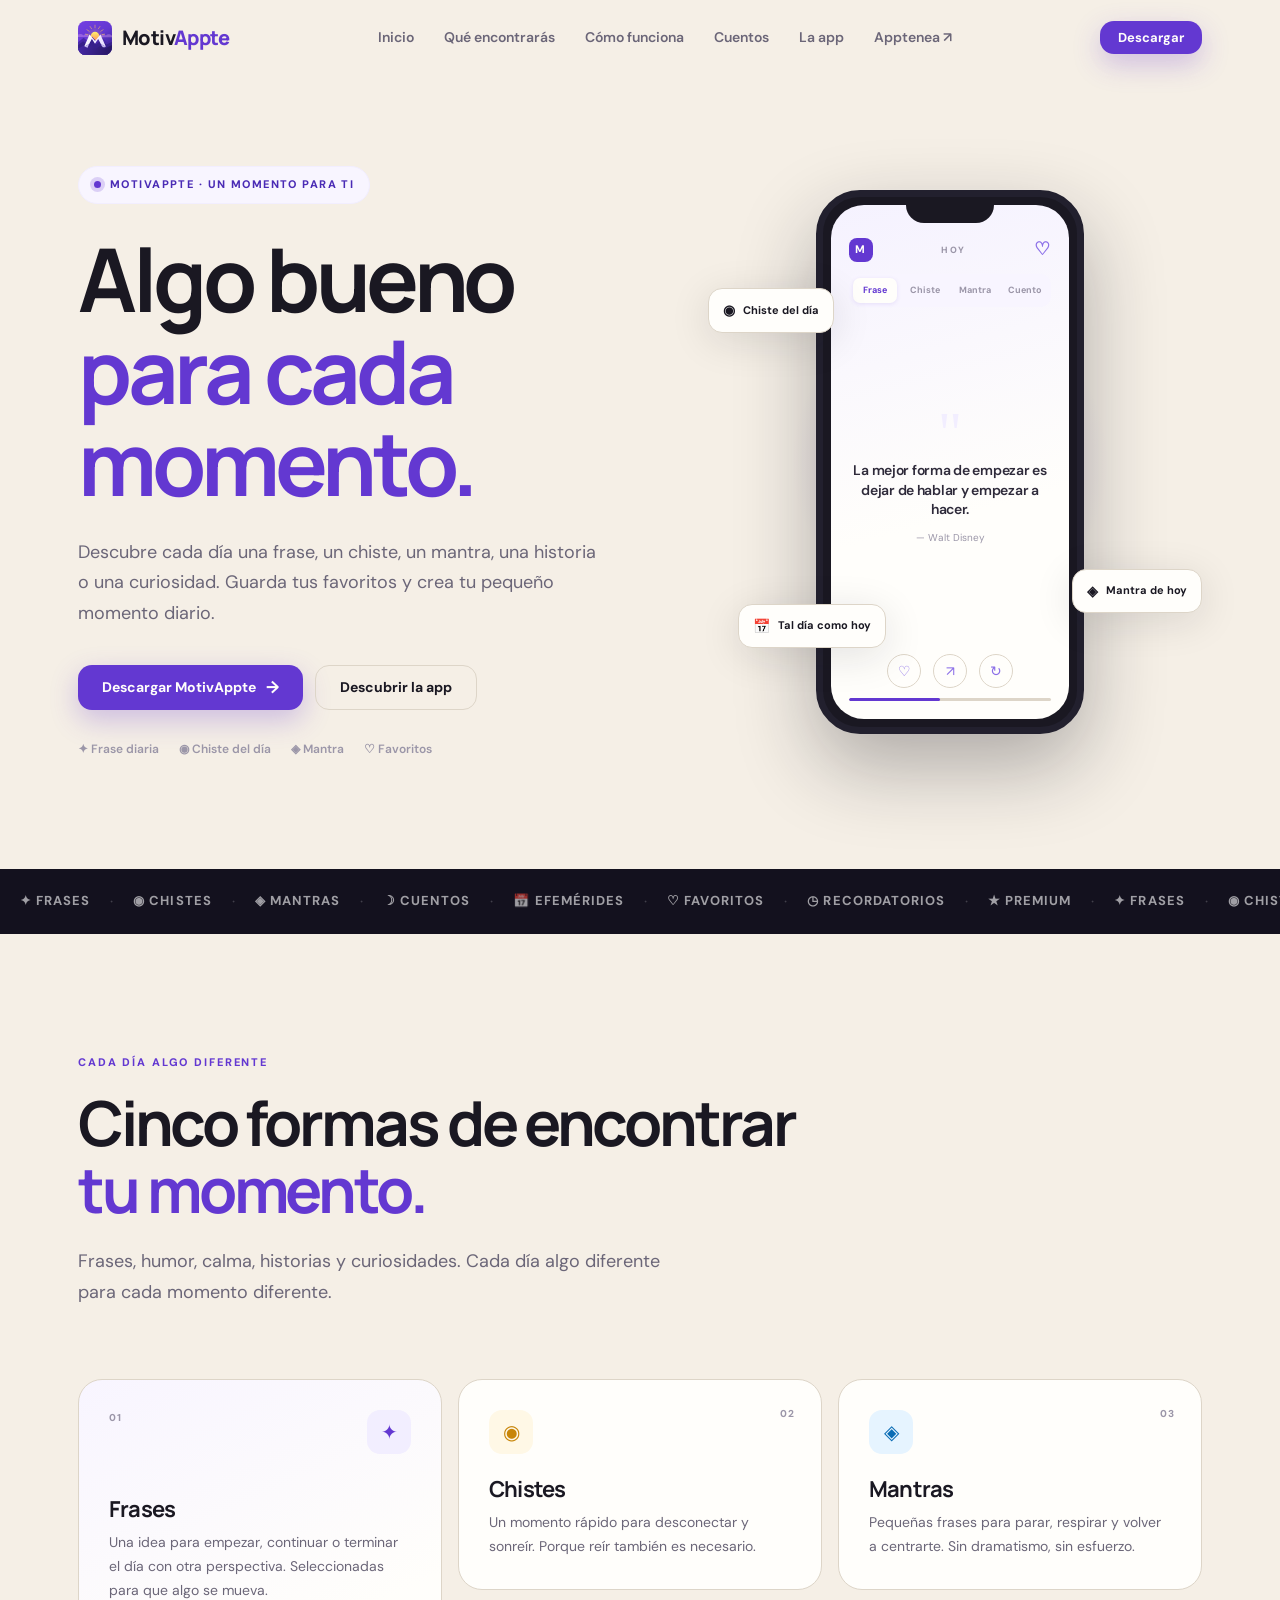
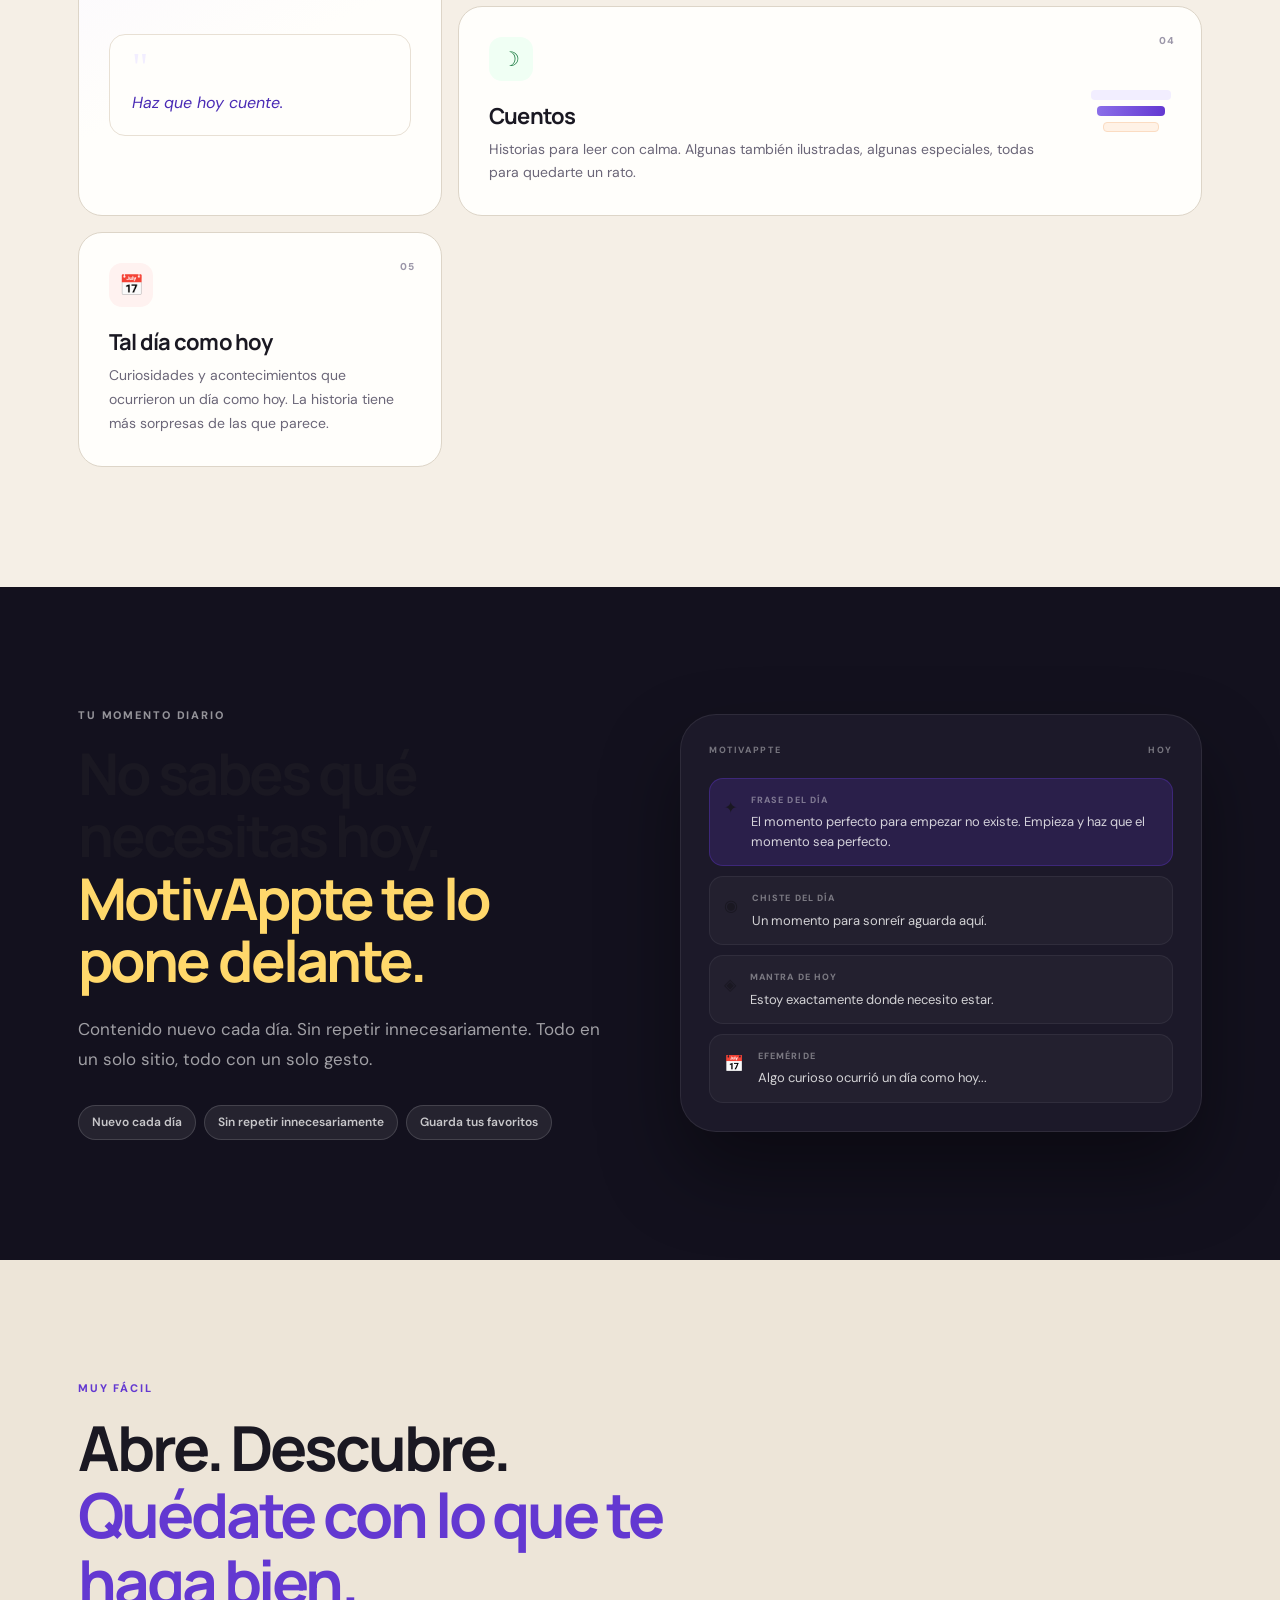
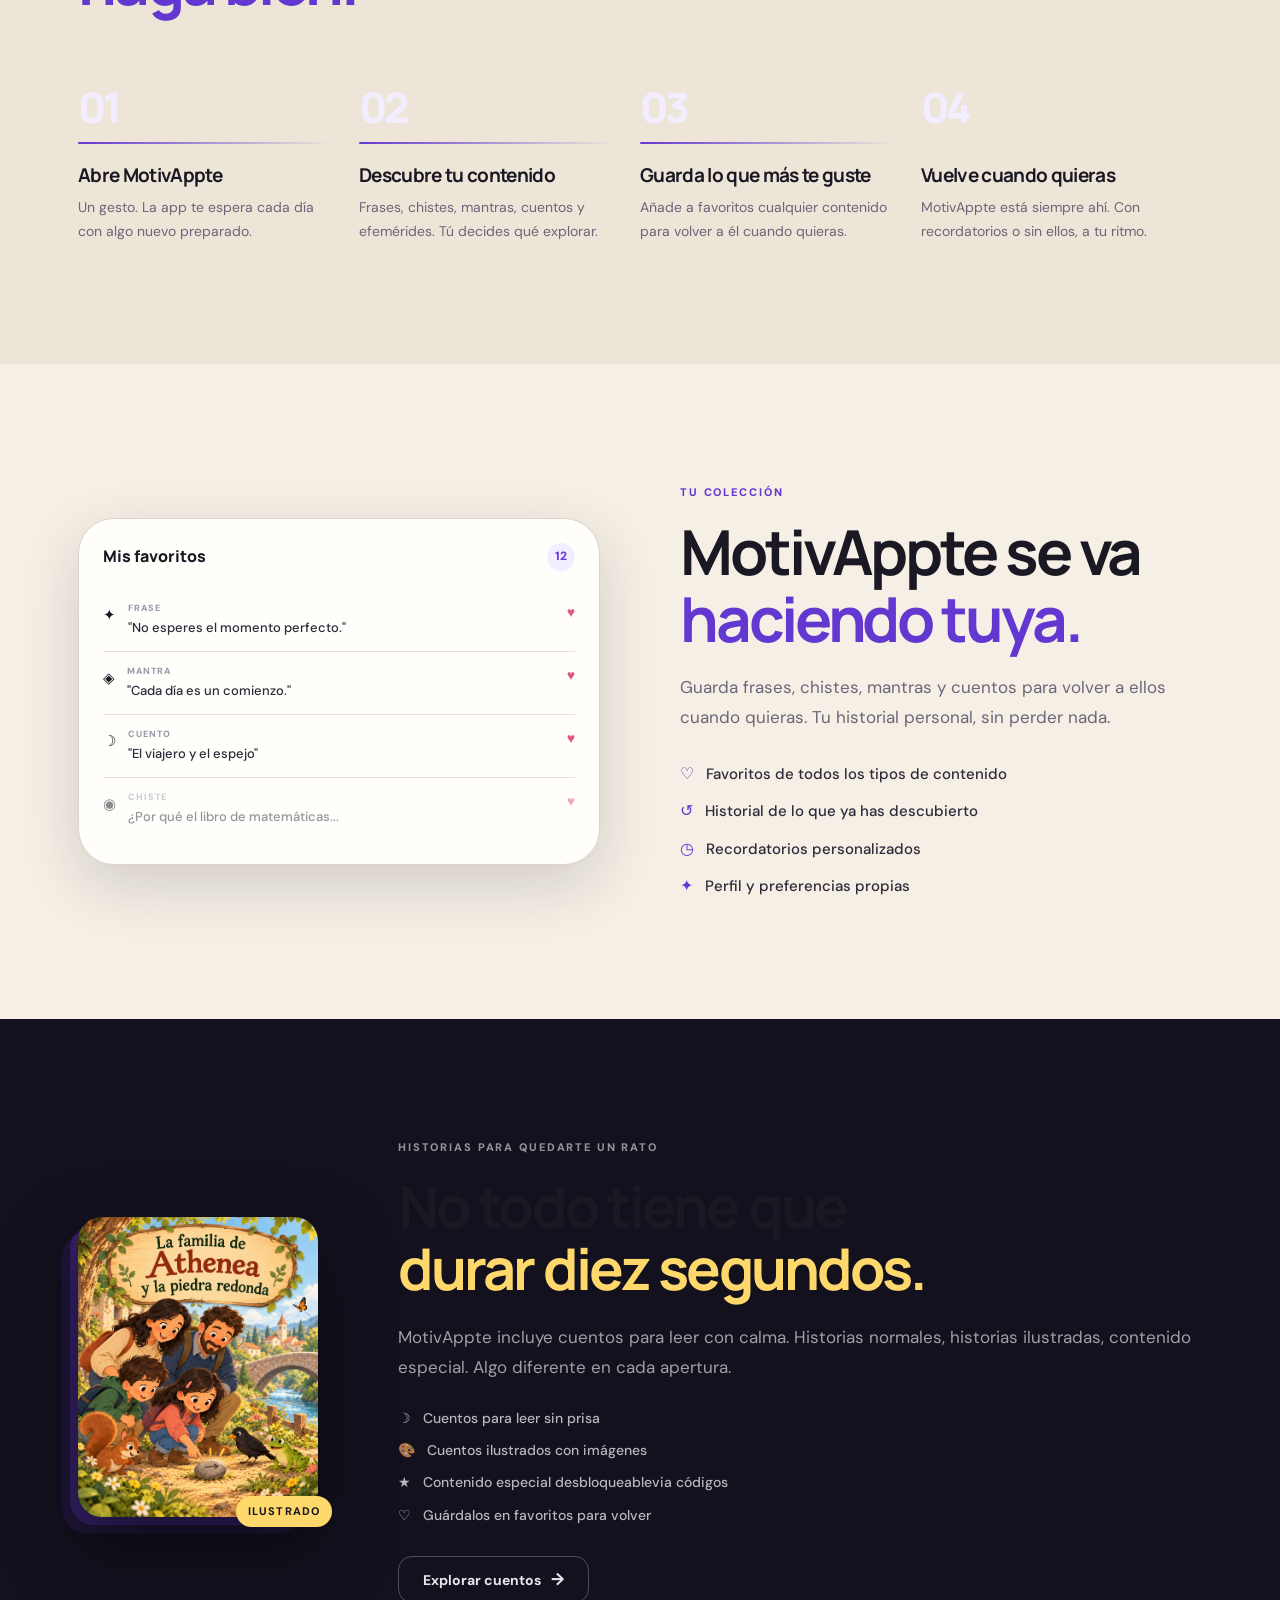
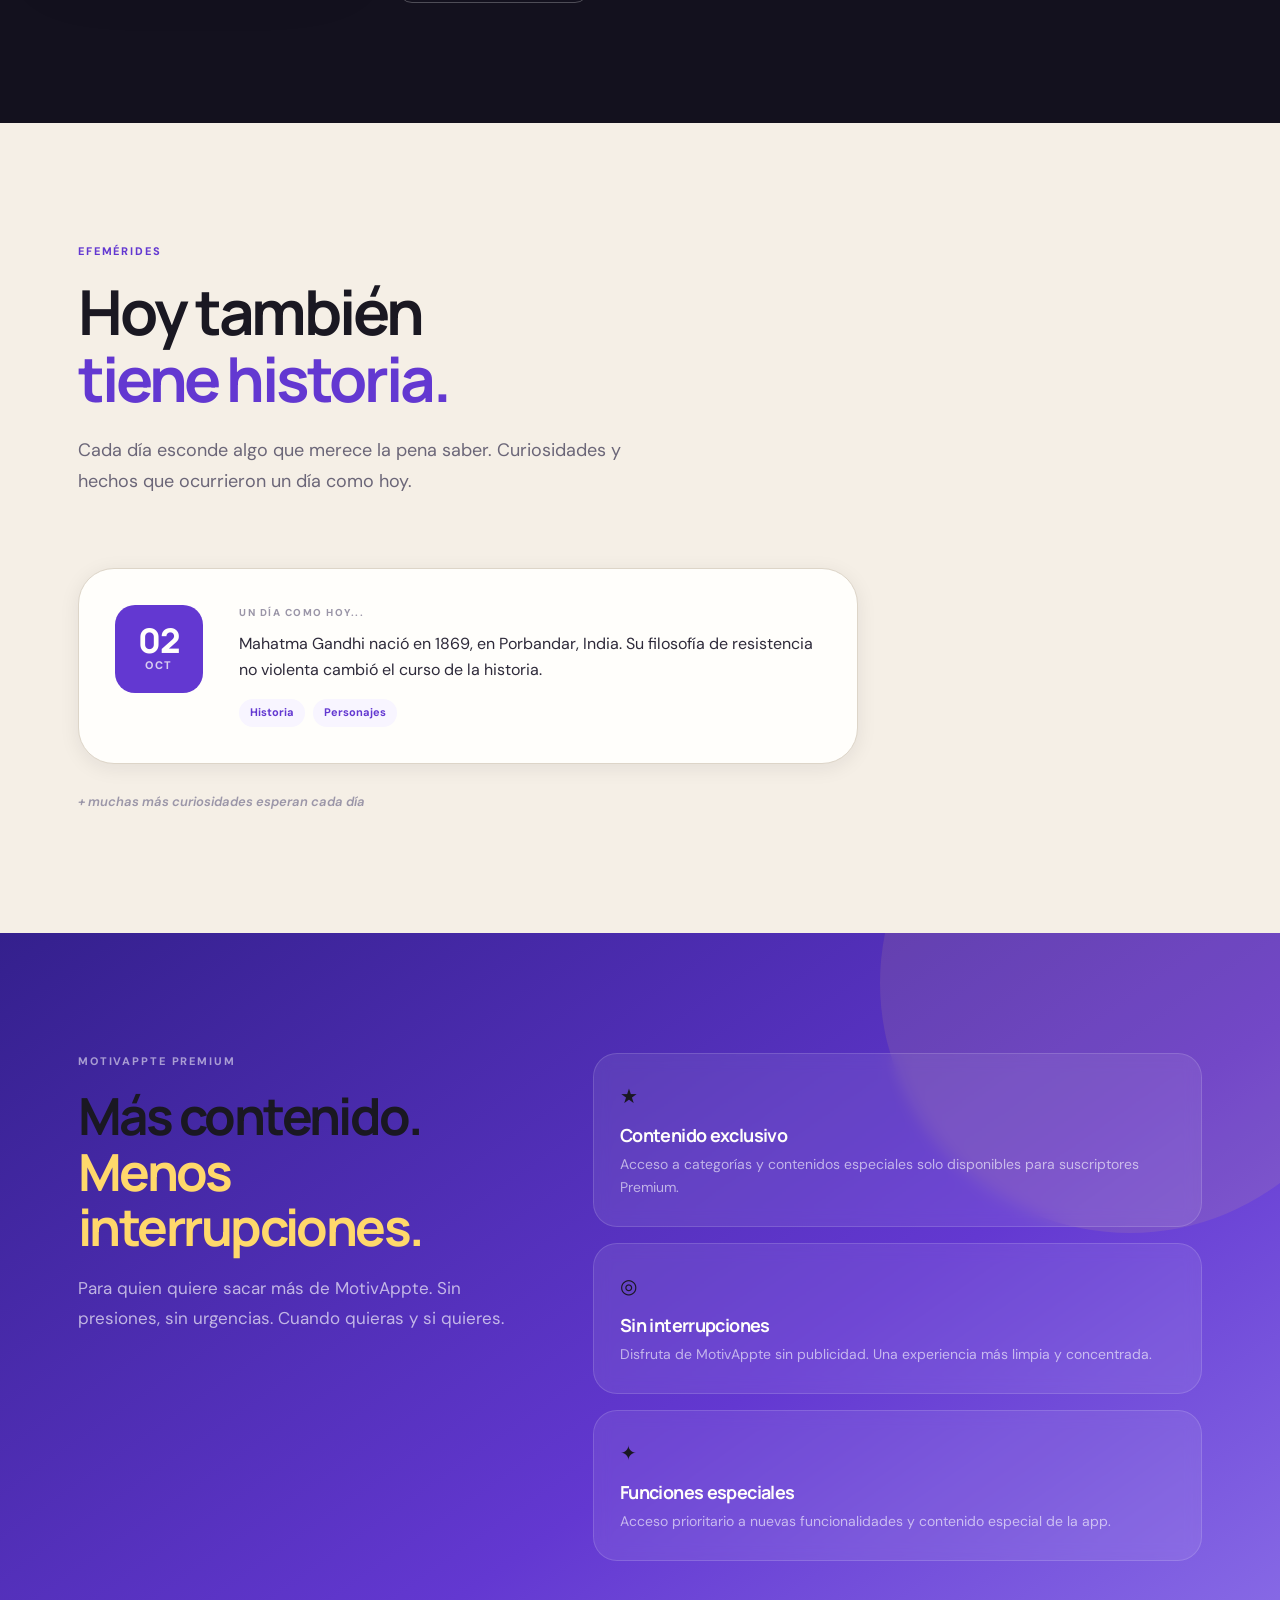
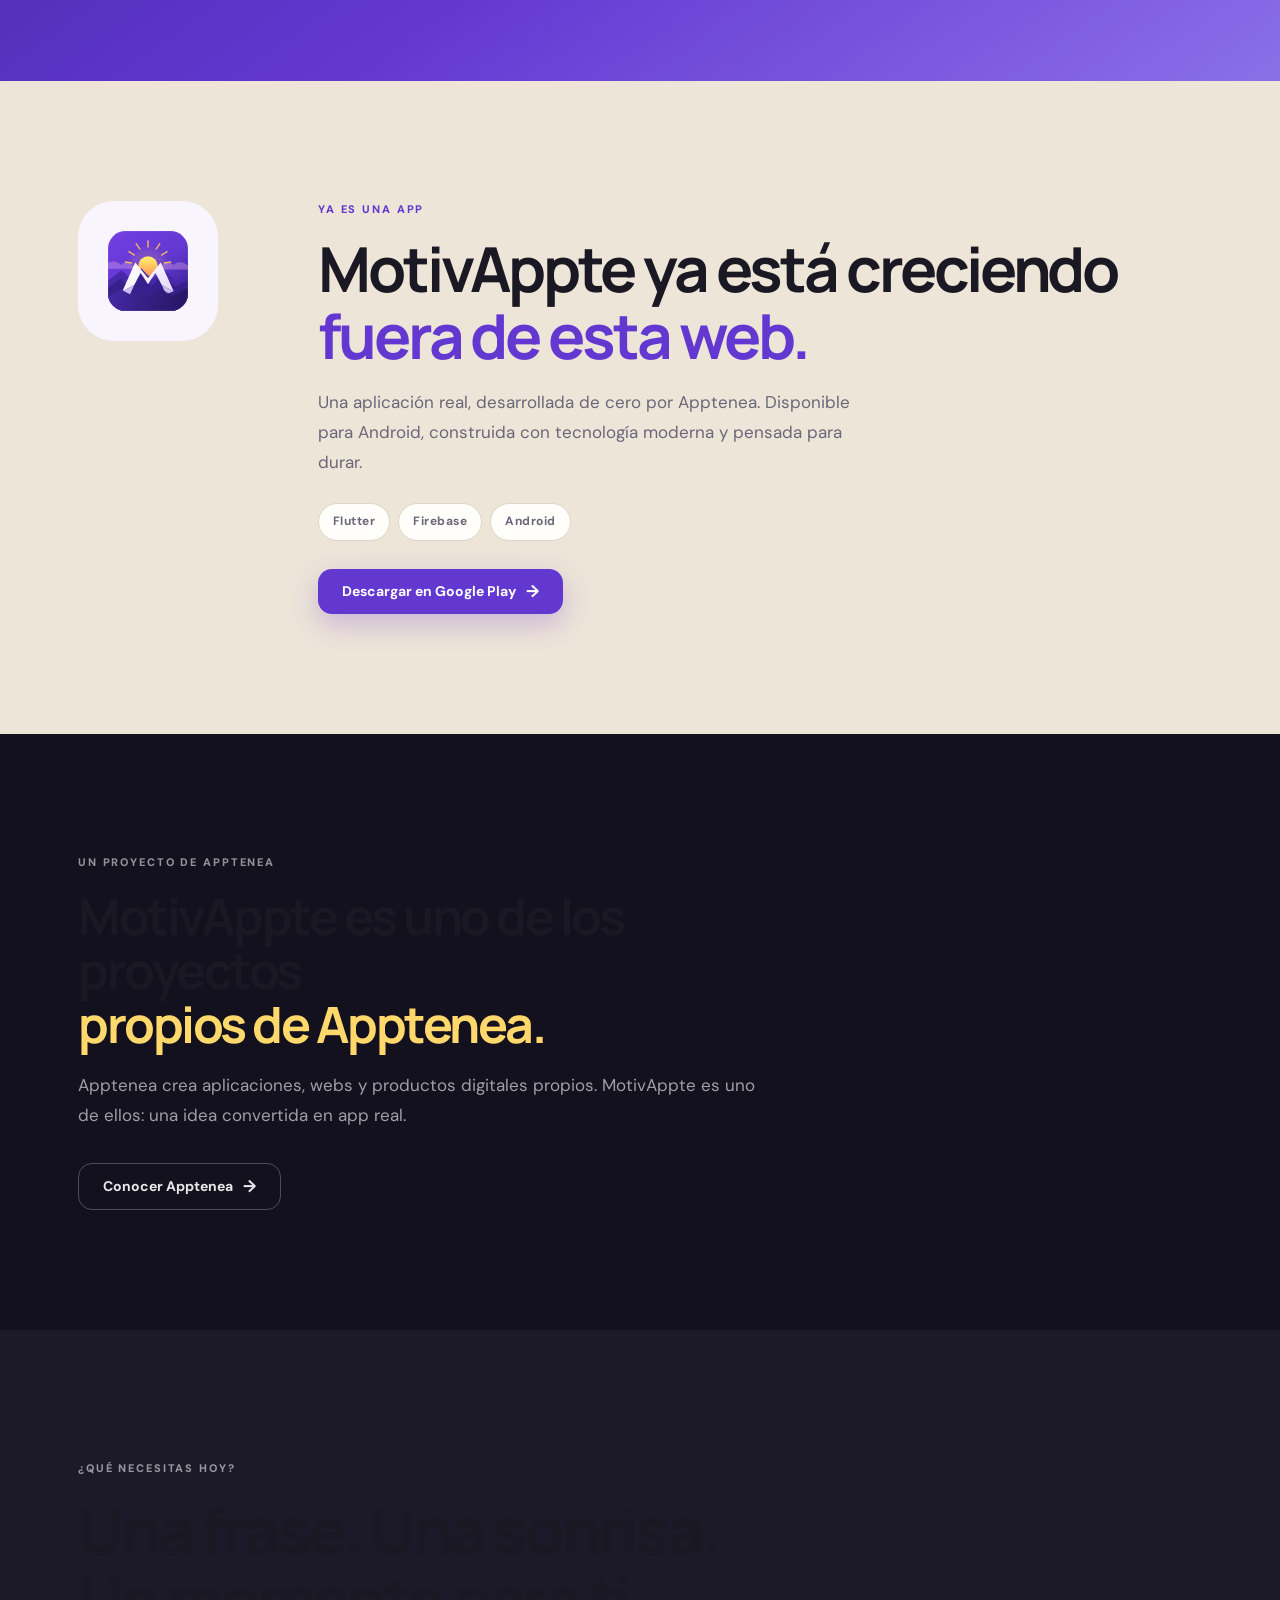
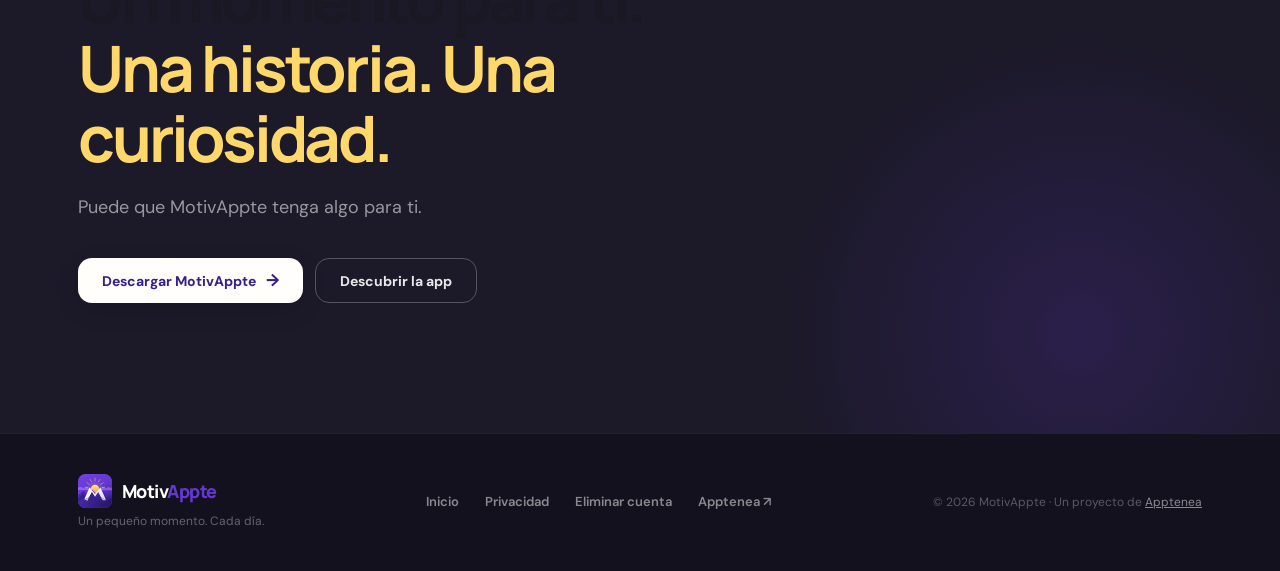
<file: index.html>
<!DOCTYPE html>
<html lang="es">
<head>
  <meta charset="UTF-8">
  <meta name="viewport" content="width=device-width, initial-scale=1.0">
  <meta name="theme-color" content="#6338D1">

  <title>MotivAppte | Frases, chistes, mantras, cuentos y mucho más</title>
  <meta name="description" content="MotivAppte te ofrece cada día frases, chistes, mantras, cuentos y efemérides para encontrar un pequeño momento de motivación, humor o curiosidad.">

  <!-- Canonical -->
  <link rel="canonical" href="https://apptenea.github.io/motivappte/">

  <!-- Open Graph -->
  <meta property="og:type" content="website">
  <meta property="og:url" content="https://apptenea.github.io/motivappte/">
  <meta property="og:title" content="MotivAppte | Frases, chistes, mantras, cuentos y mucho más">
  <meta property="og:description" content="MotivAppte te ofrece cada día frases, chistes, mantras, cuentos y efemérides para encontrar un pequeño momento de motivación, humor o curiosidad.">
  <meta property="og:image" content="https://apptenea.github.io/motivappte/assets/motivappte-og.svg">
  <meta property="og:locale" content="es_ES">
  <meta property="og:site_name" content="MotivAppte">

  <!-- Twitter Cards -->
  <meta name="twitter:card" content="summary_large_image">
  <meta name="twitter:title" content="MotivAppte | Frases, chistes, mantras, cuentos y mucho más">
  <meta name="twitter:description" content="MotivAppte te ofrece cada día frases, chistes, mantras, cuentos y efemérides para encontrar un pequeño momento de motivación, humor o curiosidad.">
  <meta name="twitter:image" content="https://apptenea.github.io/motivappte/assets/motivappte-og.svg">

  <!-- Favicon -->
  <link rel="icon" href="assets/motivappte-icon.svg" type="image/svg+xml">

  <!-- Fonts -->
  <link rel="preconnect" href="https://fonts.googleapis.com">
  <link rel="preconnect" href="https://fonts.gstatic.com" crossorigin>
  <link href="https://fonts.googleapis.com/css2?family=DM+Sans:ital,opsz,wght@0,9..40,400;0,9..40,500;0,9..40,600;0,9..40,700;1,9..40,400&family=Manrope:wght@700;800&display=swap" rel="stylesheet">

  <link rel="stylesheet" href="styles.css">
</head>
<body>

  <!-- ========== MOBILE MENU OVERLAY ========== -->
  <div class="mobile-menu" id="mobile-menu" role="dialog" aria-modal="true" aria-label="Menú de navegación">
    <button class="mobile-menu-close" id="mobile-menu-close" aria-label="Cerrar menú">
      <span></span><span></span>
    </button>
    <nav class="mobile-nav" aria-label="Navegación móvil">
      <a href="#inicio" class="mobile-nav-link">Inicio</a>
      <a href="#contenido" class="mobile-nav-link">Qué encontrarás</a>
      <a href="#como-funciona" class="mobile-nav-link">Cómo funciona</a>
      <a href="#cuentos" class="mobile-nav-link">Cuentos</a>
      <a href="#la-app" class="mobile-nav-link">La app</a>
      <a href="https://apptenea.com/" class="mobile-nav-link" target="_blank" rel="noopener noreferrer">Apptenea ↗</a>
    </nav>
    <a href="https://play.google.com/store/apps/details?id=com.apptenea.motivappte&pcampaignid=web_share" class="btn btn-primary mobile-menu-cta" target="_blank" rel="noopener noreferrer" aria-label="Descargar MotivAppte en Google Play (abre en nueva pestaña)">
      Descargar MotivAppte
    </a>
  </div>
  <div class="mobile-menu-overlay" id="mobile-menu-overlay" aria-hidden="true"></div>

  <!-- ========== HEADER ========== -->
  <header class="site-header" id="site-header">
    <div class="header-inner">
      <a class="brand" href="#inicio" aria-label="MotivAppte — inicio">
        <img src="assets/motivappte-icon.svg" alt="" class="brand-icon" width="34" height="34" aria-hidden="true">
        <span class="brand-name">Motiv<span>Appte</span></span>
      </a>

      <nav class="main-nav" aria-label="Navegación principal">
        <a href="#inicio">Inicio</a>
        <a href="#contenido">Qué encontrarás</a>
        <a href="#como-funciona">Cómo funciona</a>
        <a href="#cuentos">Cuentos</a>
        <a href="#la-app">La app</a>
        <a href="https://apptenea.com/" target="_blank" rel="noopener noreferrer">Apptenea ↗</a>
      </nav>

      <div class="header-actions">
        <a href="https://play.google.com/store/apps/details?id=com.apptenea.motivappte&pcampaignid=web_share" class="btn btn-primary btn-sm" target="_blank" rel="noopener noreferrer" aria-label="Descargar MotivAppte en Google Play (abre en nueva pestaña)">
          Descargar
        </a>
        <button class="hamburger" id="hamburger" aria-label="Abrir menú" aria-expanded="false" aria-controls="mobile-menu">
          <span></span><span></span><span></span>
        </button>
      </div>
    </div>
  </header>

  <main>

    <!-- ========== 1. HERO ========== -->
    <section class="hero" id="inicio" aria-label="Presentación de MotivAppte">
      <div class="hero-inner">
        <div class="hero-copy reveal">
          <div class="pill">
            <span class="pill-dot" aria-hidden="true"></span>
            MOTIVAPPTE · UN MOMENTO PARA TI
          </div>

          <h1>Algo bueno<br><em>para cada momento.</em></h1>

          <p class="hero-text">
            Descubre cada día una frase, un chiste, un mantra, una historia o una curiosidad.
            Guarda tus favoritos y crea tu pequeño momento diario.
          </p>

          <div class="hero-actions">
            <a href="https://play.google.com/store/apps/details?id=com.apptenea.motivappte&pcampaignid=web_share" class="btn btn-primary" target="_blank" rel="noopener noreferrer" aria-label="Descargar MotivAppte en Google Play (abre en nueva pestaña)">
              Descargar MotivAppte <span aria-hidden="true">→</span>
            </a>
            <a href="#contenido" class="btn btn-ghost">
              Descubrir la app
            </a>
          </div>

          <div class="hero-meta" aria-label="Características destacadas">
            <span>✦ Frase diaria</span>
            <span>◉ Chiste del día</span>
            <span>◈ Mantra</span>
            <span>♡ Favoritos</span>
          </div>
        </div>

        <div class="hero-visual reveal reveal-delay" aria-label="Vista previa de la aplicación MotivAppte">
          <div class="phone-glow" aria-hidden="true"></div>

          <div class="phone" aria-hidden="true">
            <div class="phone-notch"></div>
            <div class="phone-screen">
              <div class="phone-topbar">
                <span class="phone-logo">M</span>
                <span class="phone-today">HOY</span>
                <span class="phone-heart">♡</span>
              </div>
              <div class="phone-tabs">
                <span class="phone-tab active">Frase</span>
                <span class="phone-tab">Chiste</span>
                <span class="phone-tab">Mantra</span>
                <span class="phone-tab">Cuento</span>
              </div>
              <div class="phone-quote">
                <span class="phone-quote-mark">"</span>
                <p class="phone-quote-text">La mejor forma de empezar es dejar de hablar y empezar a hacer.</p>
                <p class="phone-quote-author">— Walt Disney</p>
              </div>
              <div class="phone-actions">
                <button type="button" aria-label="Guardar en favoritos">♡</button>
                <button type="button" aria-label="Compartir">↗</button>
                <button type="button" aria-label="Siguiente">↻</button>
              </div>
              <div class="phone-progress"><span></span></div>
            </div>
          </div>

          <div class="float-card float-chiste" aria-hidden="true">
            <span class="float-card-icon">◉</span>
            <span>Chiste del día</span>
          </div>
          <div class="float-card float-mantra" aria-hidden="true">
            <span class="float-card-icon">◈</span>
            <span>Mantra de hoy</span>
          </div>
          <div class="float-card float-efemeride" aria-hidden="true">
            <span class="float-card-icon">📅</span>
            <span>Tal día como hoy</span>
          </div>
        </div>
      </div>
    </section>

    <!-- ========== 2. BANDA MARQUEE ========== -->
    <div class="band" aria-hidden="true">
      <div class="band-track">
        <span class="band-item">✦ Frases</span>
        <span class="band-sep">·</span>
        <span class="band-item">◉ Chistes</span>
        <span class="band-sep">·</span>
        <span class="band-item">◈ Mantras</span>
        <span class="band-sep">·</span>
        <span class="band-item">☽ Cuentos</span>
        <span class="band-sep">·</span>
        <span class="band-item">📅 Efemérides</span>
        <span class="band-sep">·</span>
        <span class="band-item">♡ Favoritos</span>
        <span class="band-sep">·</span>
        <span class="band-item">◷ Recordatorios</span>
        <span class="band-sep">·</span>
        <span class="band-item">★ Premium</span>
        <span class="band-sep">·</span>
        <!-- Duplicate for seamless loop -->
        <span class="band-item">✦ Frases</span>
        <span class="band-sep">·</span>
        <span class="band-item">◉ Chistes</span>
        <span class="band-sep">·</span>
        <span class="band-item">◈ Mantras</span>
        <span class="band-sep">·</span>
        <span class="band-item">☽ Cuentos</span>
        <span class="band-sep">·</span>
        <span class="band-item">📅 Efemérides</span>
        <span class="band-sep">·</span>
        <span class="band-item">♡ Favoritos</span>
        <span class="band-sep">·</span>
        <span class="band-item">◷ Recordatorios</span>
        <span class="band-sep">·</span>
        <span class="band-item">★ Premium</span>
        <span class="band-sep">·</span>
      </div>
    </div>

    <!-- ========== 3. CONTENIDO 01-05 ========== -->
    <section class="section" id="contenido" aria-labelledby="contenido-heading">
      <div class="section-inner">
        <div class="section-heading reveal">
          <span class="eyebrow">CADA DÍA ALGO DIFERENTE</span>
          <h2 id="contenido-heading">Cinco formas de encontrar<br><em>tu momento.</em></h2>
          <p>Frases, humor, calma, historias y curiosidades. Cada día algo diferente para cada momento diferente.</p>
        </div>

        <div class="content-grid">
          <article class="content-card content-card-large reveal">
            <div class="content-card-top">
              <span class="content-number">01</span>
              <div class="content-icon content-icon-sun" aria-hidden="true">✦</div>
            </div>
            <h3>Frases</h3>
            <p>Una idea para empezar, continuar o terminar el día con otra perspectiva. Seleccionadas para que algo se mueva.</p>
            <div class="content-preview" aria-hidden="true">
              <span class="preview-mark">"</span>
              <p>Haz que hoy cuente.</p>
            </div>
          </article>

          <article class="content-card reveal reveal-delay">
            <span class="content-number">02</span>
            <div class="content-icon content-icon-laugh" aria-hidden="true">◉</div>
            <h3>Chistes</h3>
            <p>Un momento rápido para desconectar y sonreír. Porque reír también es necesario.</p>
          </article>

          <article class="content-card reveal reveal-delay-2">
            <span class="content-number">03</span>
            <div class="content-icon content-icon-mantra" aria-hidden="true">◈</div>
            <h3>Mantras</h3>
            <p>Pequeñas frases para parar, respirar y volver a centrarte. Sin dramatismo, sin esfuerzo.</p>
          </article>

          <article class="content-card content-card-wide reveal">
            <div class="content-card-wide-left">
              <span class="content-number">04</span>
              <div class="content-icon content-icon-book" aria-hidden="true">☽</div>
              <h3>Cuentos</h3>
              <p>Historias para leer con calma. Algunas también ilustradas, algunas especiales, todas para quedarte un rato.</p>
            </div>
            <div class="content-card-wide-visual" aria-hidden="true">
              <div class="book-stack">
                <div class="book-mini book-1"></div>
                <div class="book-mini book-2"></div>
                <div class="book-mini book-3"></div>
              </div>
            </div>
          </article>

          <article class="content-card reveal reveal-delay">
            <span class="content-number">05</span>
            <div class="content-icon content-icon-cal" aria-hidden="true">📅</div>
            <h3>Tal día como hoy</h3>
            <p>Curiosidades y acontecimientos que ocurrieron un día como hoy. La historia tiene más sorpresas de las que parece.</p>
          </article>
        </div>
      </div>
    </section>

    <!-- ========== 4. EXPERIENCIA DIARIA ========== -->
    <section class="daily-section" id="experiencia" aria-labelledby="daily-heading">
      <div class="section-inner">
        <div class="daily-inner">
          <div class="daily-copy reveal">
            <span class="eyebrow light">TU MOMENTO DIARIO</span>
            <h2 id="daily-heading">No sabes qué necesitas hoy.<br><em>MotivAppte te lo pone delante.</em></h2>
            <p>Contenido nuevo cada día. Sin repetir innecesariamente. Todo en un solo sitio, todo con un solo gesto.</p>

            <div class="daily-badges">
              <span class="daily-badge">Nuevo cada día</span>
              <span class="daily-badge">Sin repetir innecesariamente</span>
              <span class="daily-badge">Guarda tus favoritos</span>
            </div>
          </div>

          <div class="daily-card-wrap reveal reveal-delay" aria-hidden="true">
            <div class="daily-card">
              <div class="daily-card-header">
                <span>MOTIVAPPTE</span>
                <span>HOY</span>
              </div>
              <div class="daily-items">
                <div class="daily-item daily-item-active">
                  <span class="daily-item-icon">✦</span>
                  <div>
                    <span class="daily-item-label">Frase del día</span>
                    <p class="daily-item-text">El momento perfecto para empezar no existe. Empieza y haz que el momento sea perfecto.</p>
                  </div>
                </div>
                <div class="daily-item">
                  <span class="daily-item-icon">◉</span>
                  <div>
                    <span class="daily-item-label">Chiste del día</span>
                    <p class="daily-item-text">Un momento para sonreír aguarda aquí.</p>
                  </div>
                </div>
                <div class="daily-item">
                  <span class="daily-item-icon">◈</span>
                  <div>
                    <span class="daily-item-label">Mantra de hoy</span>
                    <p class="daily-item-text">Estoy exactamente donde necesito estar.</p>
                  </div>
                </div>
                <div class="daily-item">
                  <span class="daily-item-icon">📅</span>
                  <div>
                    <span class="daily-item-label">Efeméride</span>
                    <p class="daily-item-text">Algo curioso ocurrió un día como hoy...</p>
                  </div>
                </div>
              </div>
            </div>
          </div>
        </div>
      </div>
    </section>

    <!-- ========== 5. CÓMO FUNCIONA ========== -->
    <section class="section how-section" id="como-funciona" aria-labelledby="how-heading">
      <div class="section-inner">
        <div class="section-heading reveal">
          <span class="eyebrow">MUY FÁCIL</span>
          <h2 id="how-heading">Abre. Descubre.<br><em>Quédate con lo que te haga bien.</em></h2>
        </div>

        <div class="how-grid">
          <div class="how-step reveal">
            <span class="how-number">01</span>
            <div class="how-line" aria-hidden="true"></div>
            <h3>Abre MotivAppte</h3>
            <p>Un gesto. La app te espera cada día con algo nuevo preparado.</p>
          </div>
          <div class="how-step reveal reveal-delay">
            <span class="how-number">02</span>
            <div class="how-line" aria-hidden="true"></div>
            <h3>Descubre tu contenido</h3>
            <p>Frases, chistes, mantras, cuentos y efemérides. Tú decides qué explorar.</p>
          </div>
          <div class="how-step reveal reveal-delay-2">
            <span class="how-number">03</span>
            <div class="how-line" aria-hidden="true"></div>
            <h3>Guarda lo que más te guste</h3>
            <p>Añade a favoritos cualquier contenido para volver a él cuando quieras.</p>
          </div>
          <div class="how-step reveal reveal-delay-3">
            <span class="how-number">04</span>
            <div class="how-line how-line-last" aria-hidden="true"></div>
            <h3>Vuelve cuando quieras</h3>
            <p>MotivAppte está siempre ahí. Con recordatorios o sin ellos, a tu ritmo.</p>
          </div>
        </div>
      </div>
    </section>

    <!-- ========== 6. FAVORITOS ========== -->
    <section class="section fav-section" id="favoritos" aria-labelledby="fav-heading">
      <div class="section-inner">
        <div class="fav-inner">
          <div class="fav-visual reveal" aria-hidden="true">
            <div class="fav-mockup">
              <div class="fav-mockup-header">
                <span class="fav-mockup-title">Mis favoritos</span>
                <span class="fav-mockup-count">12</span>
              </div>
              <div class="fav-item">
                <span class="fav-item-icon">✦</span>
                <div>
                  <span class="fav-item-type">Frase</span>
                  <p>"No esperes el momento perfecto."</p>
                </div>
                <span class="fav-item-heart">♥</span>
              </div>
              <div class="fav-item">
                <span class="fav-item-icon">◈</span>
                <div>
                  <span class="fav-item-type">Mantra</span>
                  <p>"Cada día es un comienzo."</p>
                </div>
                <span class="fav-item-heart">♥</span>
              </div>
              <div class="fav-item">
                <span class="fav-item-icon">☽</span>
                <div>
                  <span class="fav-item-type">Cuento</span>
                  <p>"El viajero y el espejo"</p>
                </div>
                <span class="fav-item-heart">♥</span>
              </div>
              <div class="fav-item fav-item-muted">
                <span class="fav-item-icon">◉</span>
                <div>
                  <span class="fav-item-type">Chiste</span>
                  <p>¿Por qué el libro de matemáticas...</p>
                </div>
                <span class="fav-item-heart">♥</span>
              </div>
            </div>
          </div>

          <div class="fav-copy reveal reveal-delay">
            <span class="eyebrow">TU COLECCIÓN</span>
            <h2 id="fav-heading">MotivAppte se va<br><em>haciendo tuya.</em></h2>
            <p>Guarda frases, chistes, mantras y cuentos para volver a ellos cuando quieras. Tu historial personal, sin perder nada.</p>
            <ul class="fav-list" aria-label="Funciones de favoritos">
              <li><span aria-hidden="true">♡</span> Favoritos de todos los tipos de contenido</li>
              <li><span aria-hidden="true">↺</span> Historial de lo que ya has descubierto</li>
              <li><span aria-hidden="true">◷</span> Recordatorios personalizados</li>
              <li><span aria-hidden="true">✦</span> Perfil y preferencias propias</li>
            </ul>
          </div>
        </div>
      </div>
    </section>

    <!-- ========== 7. CUENTOS ========== -->
    <section class="stories-section" id="cuentos" aria-labelledby="stories-heading">
      <div class="section-inner">
        <div class="stories-inner">
          <div class="stories-visual reveal" aria-label="Imagen de cuento ilustrado de MotivAppte">
            <div class="stories-img-wrap">
              <img
                src="recursos/stories/storie1/storie1_portada.png"
                alt="Portada de cuento ilustrado en MotivAppte"
                class="book-img"
                width="240"
                height="auto"
                loading="lazy"
              >
              <div class="stories-badge" aria-hidden="true">Ilustrado</div>
            </div>
          </div>

          <div class="stories-copy reveal reveal-delay">
            <span class="eyebrow light">HISTORIAS PARA QUEDARTE UN RATO</span>
            <h2 id="stories-heading">No todo tiene que<br><em>durar diez segundos.</em></h2>
            <p>MotivAppte incluye cuentos para leer con calma. Historias normales, historias ilustradas, contenido especial. Algo diferente en cada apertura.</p>
            <ul class="stories-list" aria-label="Tipos de cuentos">
              <li><span aria-hidden="true">☽</span> Cuentos para leer sin prisa</li>
              <li><span aria-hidden="true">🎨</span> Cuentos ilustrados con imágenes</li>
              <li><span aria-hidden="true">★</span> Contenido especial desbloqueablevia códigos</li>
              <li><span aria-hidden="true">♡</span> Guárdalos en favoritos para volver</li>
            </ul>
            <a href="https://play.google.com/store/apps/details?id=com.apptenea.motivappte&pcampaignid=web_share" class="btn btn-ghost-light stories-cta" target="_blank" rel="noopener noreferrer" aria-label="Descargar MotivAppte para leer cuentos (abre en nueva pestaña)">
              Explorar cuentos <span aria-hidden="true">→</span>
            </a>
          </div>
        </div>
      </div>
    </section>

    <!-- ========== 8. TAL DÍA COMO HOY ========== -->
    <section class="section ephemeris-section" id="efemerides" aria-labelledby="ephemeris-heading">
      <div class="section-inner">
        <div class="section-heading reveal">
          <span class="eyebrow">EFEMÉRIDES</span>
          <h2 id="ephemeris-heading">Hoy también<br><em>tiene historia.</em></h2>
          <p>Cada día esconde algo que merece la pena saber. Curiosidades y hechos que ocurrieron un día como hoy.</p>
        </div>

        <div class="ephemeris-card reveal reveal-delay" role="img" aria-label="Ejemplo de efeméride: 02 de Octubre">
          <div class="ephemeris-date">
            <span class="ephemeris-day">02</span>
            <span class="ephemeris-month">OCT</span>
          </div>
          <div class="ephemeris-content">
            <span class="ephemeris-label">Un día como hoy...</span>
            <p class="ephemeris-text">Mahatma Gandhi nació en 1869, en Porbandar, India. Su filosofía de resistencia no violenta cambió el curso de la historia.</p>
            <div class="ephemeris-tags" aria-label="Categorías">
              <span>Historia</span>
              <span>Personajes</span>
            </div>
          </div>
        </div>

        <div class="ephemeris-hint reveal" aria-hidden="true">
          <span>+ muchas más curiosidades esperan cada día</span>
        </div>
      </div>
    </section>

    <!-- ========== 9. PREMIUM ========== -->
    <section class="premium-section" id="premium" aria-labelledby="premium-heading">
      <div class="section-inner">
        <div class="premium-inner">
          <div class="premium-copy reveal">
            <span class="eyebrow light">MOTIVAPPTE PREMIUM</span>
            <h2 id="premium-heading">Más contenido.<br><em>Menos interrupciones.</em></h2>
            <p>Para quien quiere sacar más de MotivAppte. Sin presiones, sin urgencias. Cuando quieras y si quieres.</p>
          </div>

          <div class="premium-features reveal reveal-delay">
            <div class="premium-card">
              <span class="premium-icon" aria-hidden="true">★</span>
              <h3>Contenido exclusivo</h3>
              <p>Acceso a categorías y contenidos especiales solo disponibles para suscriptores Premium.</p>
            </div>
            <div class="premium-card">
              <span class="premium-icon" aria-hidden="true">◎</span>
              <h3>Sin interrupciones</h3>
              <p>Disfruta de MotivAppte sin publicidad. Una experiencia más limpia y concentrada.</p>
            </div>
            <div class="premium-card">
              <span class="premium-icon" aria-hidden="true">✦</span>
              <h3>Funciones especiales</h3>
              <p>Acceso prioritario a nuevas funcionalidades y contenido especial de la app.</p>
            </div>
          </div>
        </div>
      </div>
    </section>

    <!-- ========== 10. LA APP ========== -->
    <section class="section app-section" id="la-app" aria-labelledby="app-heading">
      <div class="section-inner">
        <div class="app-inner">
          <div class="app-mark reveal" aria-hidden="true">
            <img src="assets/motivappte-icon.svg" alt="" width="80" height="80">
          </div>
          <div class="app-copy reveal reveal-delay">
            <span class="eyebrow">YA ES UNA APP</span>
            <h2 id="app-heading">MotivAppte ya está creciendo<br><em>fuera de esta web.</em></h2>
            <p>Una aplicación real, desarrollada de cero por Apptenea. Disponible para Android, construida con tecnología moderna y pensada para durar.</p>
            <div class="tech-tags" aria-label="Tecnologías utilizadas">
              <span>Flutter</span>
              <span>Firebase</span>
              <span>Android</span>
            </div>
            <a href="https://play.google.com/store/apps/details?id=com.apptenea.motivappte&pcampaignid=web_share" class="btn btn-primary" target="_blank" rel="noopener noreferrer" aria-label="Descargar MotivAppte en Google Play (abre en nueva pestaña)">
              Descargar en Google Play <span aria-hidden="true">→</span>
            </a>
          </div>
        </div>
      </div>
    </section>

    <!-- ========== 11. APPTENEA ========== -->
    <section class="apptenea-section" id="apptenea" aria-labelledby="apptenea-heading">
      <div class="section-inner">
        <div class="apptenea-inner reveal">
          <span class="eyebrow light">UN PROYECTO DE APPTENEA</span>
          <h2 id="apptenea-heading">MotivAppte es uno de los proyectos<br><em>propios de Apptenea.</em></h2>
          <p>Apptenea crea aplicaciones, webs y productos digitales propios. MotivAppte es uno de ellos: una idea convertida en app real.</p>
          <a
            href="https://apptenea.com/"
            class="btn btn-ghost-light"
            target="_blank"
            rel="noopener noreferrer"
            aria-label="Conocer Apptenea (abre en nueva pestaña)"
          >
            Conocer Apptenea <span aria-hidden="true">→</span>
          </a>
        </div>
      </div>
    </section>

    <!-- ========== 12. CTA FINAL ========== -->
    <section class="cta-section" id="cta" aria-labelledby="cta-heading">
      <div class="section-inner">
        <div class="cta-inner reveal">
          <span class="eyebrow light">¿QUÉ NECESITAS HOY?</span>
          <h2 id="cta-heading">Una frase. Una sonrisa.<br>Un momento para ti.<br><em>Una historia. Una curiosidad.</em></h2>
          <p>Puede que MotivAppte tenga algo para ti.</p>
          <div class="cta-actions">
            <a href="https://play.google.com/store/apps/details?id=com.apptenea.motivappte&pcampaignid=web_share" class="btn btn-white" target="_blank" rel="noopener noreferrer" aria-label="Descargar MotivAppte en Google Play (abre en nueva pestaña)">
              Descargar MotivAppte <span aria-hidden="true">→</span>
            </a>
            <a href="#contenido" class="btn btn-ghost-light">
              Descubrir la app
            </a>
          </div>
        </div>
      </div>
    </section>

  </main>

  <!-- ========== FOOTER ========== -->
  <footer class="site-footer" role="contentinfo">
    <div class="footer-inner">
      <div class="footer-brand">
        <a class="brand" href="#inicio" aria-label="MotivAppte — volver al inicio">
          <img src="assets/motivappte-icon.svg" alt="" class="brand-icon" width="28" height="28" aria-hidden="true">
          <span class="brand-name">Motiv<span>Appte</span></span>
        </a>
        <p class="footer-tagline">Un pequeño momento. Cada día.</p>
      </div>

      <nav class="footer-nav" aria-label="Navegación del pie de página">
        <a href="#inicio">Inicio</a>
        <a href="privacidad.html">Privacidad</a>
        <a href="eliminar-cuenta.html">Eliminar cuenta</a>
        <a href="https://apptenea.com/" target="_blank" rel="noopener noreferrer">Apptenea ↗</a>
      </nav>

      <p class="footer-copy">© 2026 MotivAppte · Un proyecto de <a href="https://apptenea.com/" target="_blank" rel="noopener noreferrer">Apptenea</a></p>
    </div>
  </footer>

  <script src="script.js"></script>
</body>
</html>
</file>
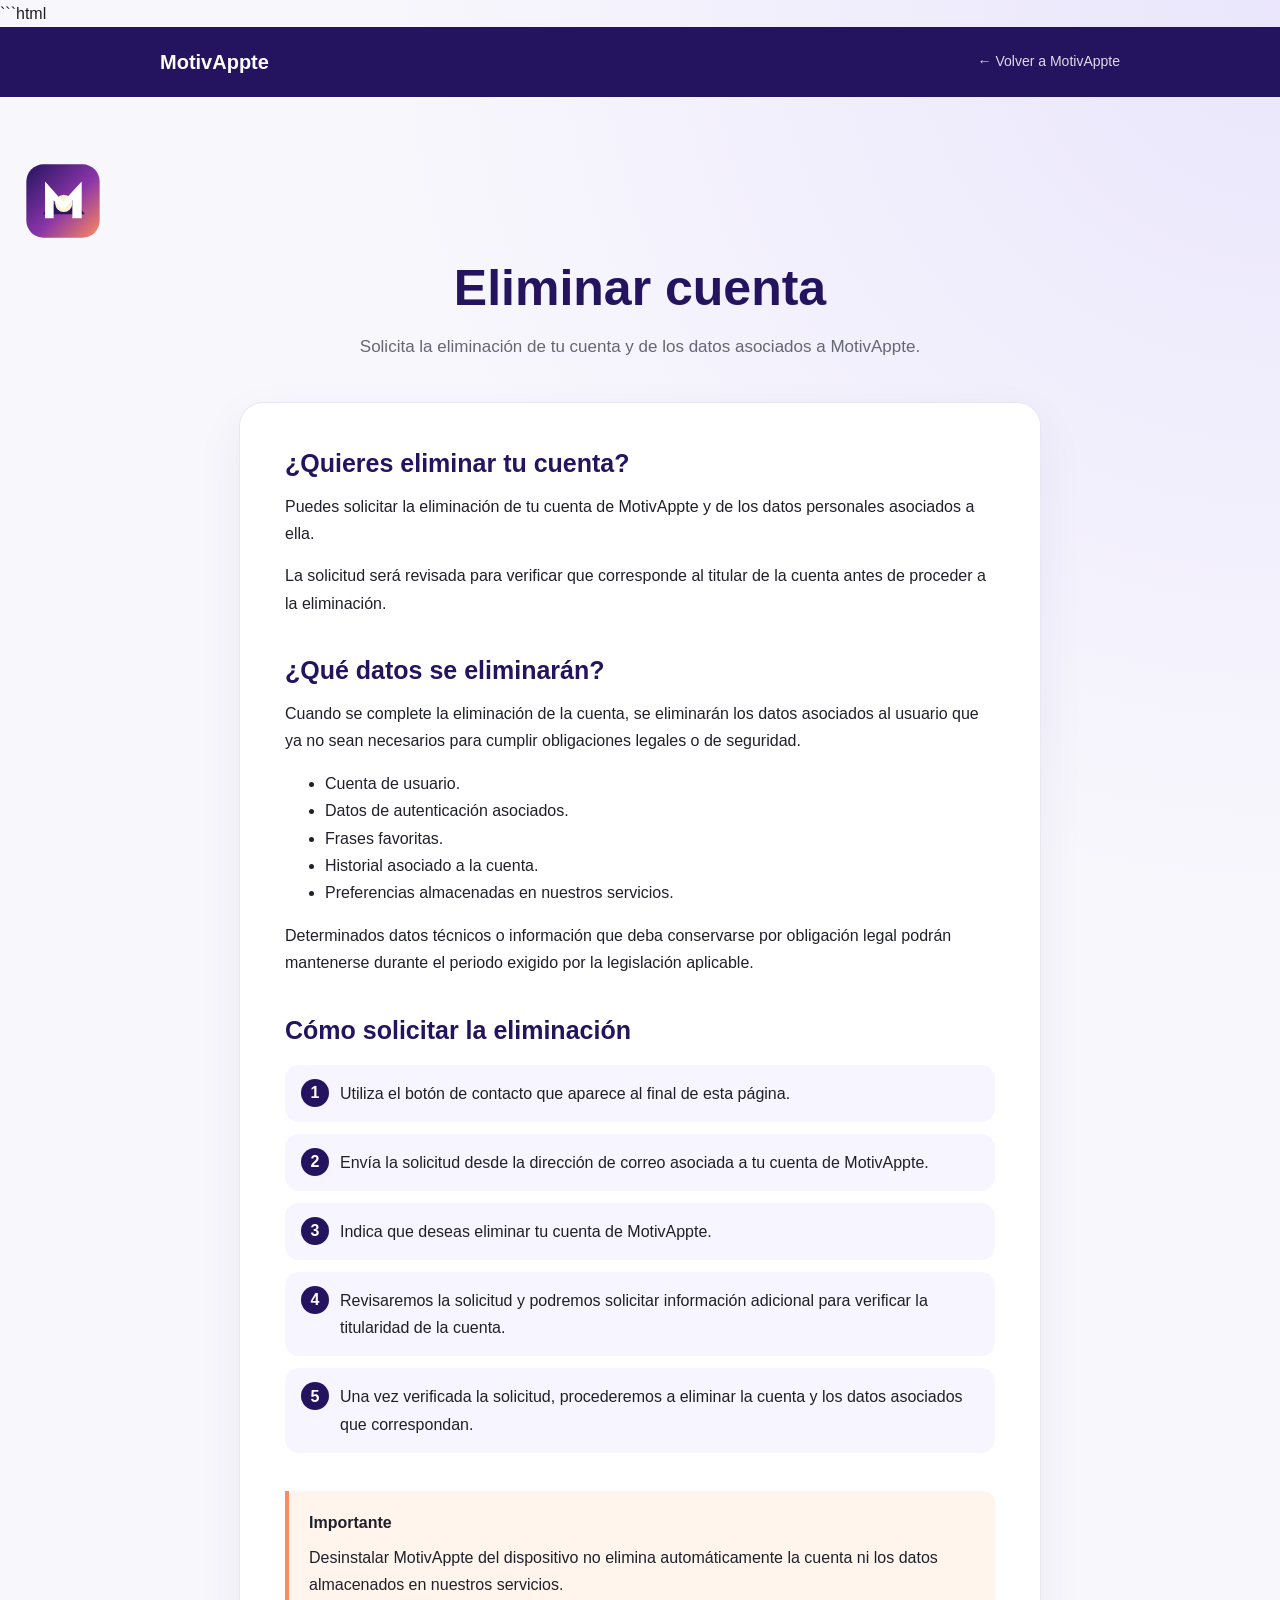
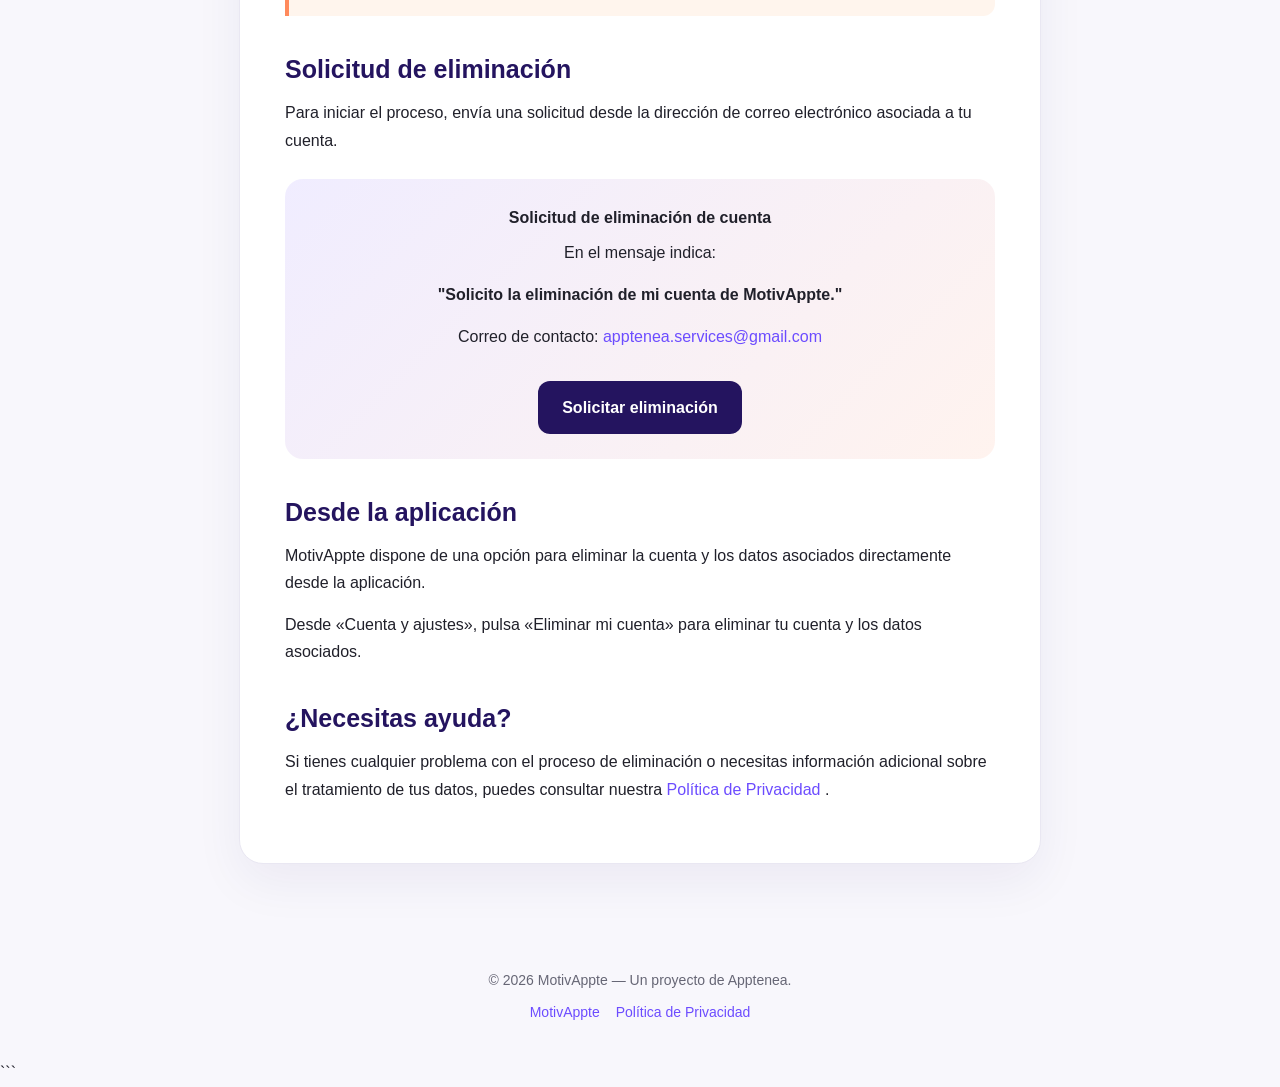
<file: eliminar-cuenta.html>
```html
<!DOCTYPE html>
<html lang="es">
<head>
  <meta charset="UTF-8">
  <meta name="viewport" content="width=device-width, initial-scale=1.0">

  <meta
    name="description"
    content="Solicita la eliminación de tu cuenta y datos de MotivAppte."
  >

  <meta name="theme-color" content="#24145F">

  <title>Eliminar cuenta — MotivAppte</title>

  <style>
    :root {
      --purple: #24145F;
      --purple-light: #6c4cff;
      --pink: #d946a6;
      --orange: #ff8a5c;
      --text: #20202a;
      --muted: #666675;
      --background: #f8f7fc;
      --card: #ffffff;
      --border: #e9e7f2;
    }

    * {
      box-sizing: border-box;
    }

    html {
      scroll-behavior: smooth;
    }

    body {
      margin: 0;
      font-family: Arial, sans-serif;
      color: var(--text);
      background:
        radial-gradient(
          circle at top right,
          rgba(108, 76, 255, 0.10),
          transparent 30%
        ),
        var(--background);
      line-height: 1.7;
    }

    a {
      color: var(--purple-light);
      text-decoration: none;
    }

    a:hover {
      text-decoration: underline;
    }

    .topbar {
      background: var(--purple);
      color: white;
      padding: 18px 24px;
    }

    .topbar-inner {
      max-width: 960px;
      margin: 0 auto;
      display: flex;
      align-items: center;
      justify-content: space-between;
      gap: 20px;
    }

    .brand {
      color: white;
      font-weight: 700;
      font-size: 20px;
    }

    .brand:hover {
      text-decoration: none;
    }

    .back {
      color: rgba(255, 255, 255, 0.85);
      font-size: 14px;
    }

    .back:hover {
      color: white;
    }

    .hero {
      padding: 65px 24px 40px;
      text-align: center;
    }

    .icon {
      width: 78px;
      height: 78px;
      margin-bottom: 18px;
    }

    h1,
    h2 {
      line-height: 1.2;
    }

    h1 {
      margin: 0 0 15px;
      color: var(--purple);
      font-size: clamp(34px, 6vw, 50px);
    }

    .hero p {
      max-width: 680px;
      margin: 0 auto;
      color: var(--muted);
      font-size: 17px;
    }

    .container {
      max-width: 850px;
      margin: 0 auto;
      padding: 0 24px 70px;
    }

    .card {
      background: var(--card);
      border: 1px solid var(--border);
      border-radius: 24px;
      padding: clamp(25px, 5vw, 45px);
      box-shadow: 0 18px 50px rgba(36, 20, 95, 0.06);
    }

    section {
      margin-bottom: 38px;
    }

    section:last-child {
      margin-bottom: 0;
    }

    h2 {
      color: var(--purple);
      font-size: 25px;
      margin: 0 0 15px;
    }

    p {
      margin: 0 0 15px;
    }

    .warning {
      background: #fff5ed;
      border-left: 4px solid var(--orange);
      padding: 18px 20px;
      border-radius: 0 12px 12px 0;
      margin: 22px 0;
    }

    .steps {
      margin: 20px 0;
      padding: 0;
      list-style: none;
      counter-reset: steps;
    }

    .steps li {
      counter-increment: steps;
      position: relative;
      padding: 15px 15px 15px 55px;
      margin-bottom: 12px;
      background: #f7f5ff;
      border-radius: 14px;
    }

    .steps li::before {
      content: counter(steps);
      position: absolute;
      left: 16px;
      top: 14px;
      width: 28px;
      height: 28px;
      border-radius: 50%;
      display: flex;
      align-items: center;
      justify-content: center;
      background: var(--purple);
      color: white;
      font-weight: bold;
    }

    .email-box {
      margin-top: 25px;
      padding: 25px;
      text-align: center;
      background:
        linear-gradient(
          135deg,
          rgba(108, 76, 255, 0.10),
          rgba(255, 138, 92, 0.10)
        );
      border-radius: 18px;
    }

    .email-button {
      display: inline-block;
      margin-top: 15px;
      padding: 13px 24px;
      border-radius: 12px;
      background: var(--purple);
      color: white;
      font-weight: bold;
      text-decoration: none;
    }

    .email-button:hover {
      text-decoration: none;
      opacity: 0.9;
    }

    footer {
      text-align: center;
      padding: 35px 24px;
      color: var(--muted);
      font-size: 14px;
    }

    footer a {
      margin: 0 6px;
    }

    @media (max-width: 650px) {
      .topbar-inner {
        align-items: flex-start;
      }

      .hero {
        padding-top: 50px;
      }

      .card {
        border-radius: 18px;
      }
    }
  </style>
</head>

<body>

<header class="topbar">
  <div class="topbar-inner">

    <a class="brand" href="index.html">
      MotivAppte
    </a>

    <a class="back" href="index.html">
      ← Volver a MotivAppte
    </a>

  </div>
</header>


<main>

  <div class="hero">

    <div class="icon" aria-hidden="true">
      <svg
        viewBox="0 0 100 100"
        width="78"
        height="78"
        xmlns="http://www.w3.org/2000/svg"
      >
        <defs>
          <linearGradient
            id="gradient"
            x1="0%"
            y1="0%"
            x2="100%"
            y2="100%"
          >
            <stop offset="0%" stop-color="#24145F"/>
            <stop offset="55%" stop-color="#8A35A8"/>
            <stop offset="100%" stop-color="#FF8A5C"/>
          </linearGradient>
        </defs>

        <rect
          x="3"
          y="3"
          width="94"
          height="94"
          rx="22"
          fill="url(#gradient)"
        />

        <path
          d="M24 67 L37 52 L49 63 L63 47 L78 67 Z"
          fill="#24145F"
          opacity="0.95"
        />

        <circle
          cx="51"
          cy="53"
          r="11"
          fill="#FFF4C8"
        />

        <path
          d="M27 25 L50 51 L74 25 L74 72 L62 72 L62 49 L50 62 L38 49 L38 72 L27 72 Z"
          fill="white"
        />
      </svg>
    </div>

    <h1>Eliminar cuenta</h1>

    <p>
      Solicita la eliminación de tu cuenta y de los datos
      asociados a MotivAppte.
    </p>

  </div>


  <div class="container">

    <div class="card">

      <section>

        <h2>¿Quieres eliminar tu cuenta?</h2>

        <p>
          Puedes solicitar la eliminación de tu cuenta de MotivAppte
          y de los datos personales asociados a ella.
        </p>

        <p>
          La solicitud será revisada para verificar que corresponde
          al titular de la cuenta antes de proceder a la eliminación.
        </p>

      </section>


      <section>

        <h2>¿Qué datos se eliminarán?</h2>

        <p>
          Cuando se complete la eliminación de la cuenta, se
          eliminarán los datos asociados al usuario que ya no sean
          necesarios para cumplir obligaciones legales o de seguridad.
        </p>

        <ul>
          <li>Cuenta de usuario.</li>
          <li>Datos de autenticación asociados.</li>
          <li>Frases favoritas.</li>
          <li>Historial asociado a la cuenta.</li>
          <li>Preferencias almacenadas en nuestros servicios.</li>
        </ul>

        <p>
          Determinados datos técnicos o información que deba
          conservarse por obligación legal podrán mantenerse durante
          el periodo exigido por la legislación aplicable.
        </p>

      </section>


      <section>

        <h2>Cómo solicitar la eliminación</h2>

        <ol class="steps">

          <li>
            Utiliza el botón de contacto que aparece al final
            de esta página.
          </li>

          <li>
            Envía la solicitud desde la dirección de correo
            asociada a tu cuenta de MotivAppte.
          </li>

          <li>
            Indica que deseas eliminar tu cuenta de MotivAppte.
          </li>

          <li>
            Revisaremos la solicitud y podremos solicitar
            información adicional para verificar la titularidad
            de la cuenta.
          </li>

          <li>
            Una vez verificada la solicitud, procederemos a
            eliminar la cuenta y los datos asociados que
            correspondan.
          </li>

        </ol>

      </section>


      <section>

        <div class="warning">

          <strong>Importante</strong>

          <p style="margin-top: 8px; margin-bottom: 0;">
            Desinstalar MotivAppte del dispositivo no elimina
            automáticamente la cuenta ni los datos almacenados
            en nuestros servicios.
          </p>

        </div>

      </section>


      <section>

        <h2>Solicitud de eliminación</h2>

        <p>
          Para iniciar el proceso, envía una solicitud desde la
          dirección de correo electrónico asociada a tu cuenta.
        </p>

        <div class="email-box">

          <strong>
            Solicitud de eliminación de cuenta
          </strong>

          <p style="margin-top: 8px;">
            En el mensaje indica:
          </p>

          <p>
            <strong>
              "Solicito la eliminación de mi cuenta de MotivAppte."
            </strong>
          </p>

          <p>
            Correo de contacto:
            <a href="mailto:apptenea.services@gmail.com">apptenea.services@gmail.com</a>
          </p>

          <a
            class="email-button"
            href="mailto:apptenea.services@gmail.com?subject=Solicitud%20de%20eliminaci%C3%B3n%20de%20cuenta%20MotivAppte&body=Solicito%20la%20eliminaci%C3%B3n%20de%20mi%20cuenta%20de%20MotivAppte.%0A%0ACorreo%20asociado%20a%20la%20cuenta%3A%20"
          >
            Solicitar eliminación
          </a>

        </div>

      </section>


      <section>

        <h2>Desde la aplicación</h2>

        <p>
          MotivAppte dispone de una opción para eliminar la cuenta y los datos asociados directamente desde la aplicación.
        </p>

        <p>
          Desde «Cuenta y ajustes», pulsa «Eliminar mi cuenta»
          para eliminar tu cuenta y los datos asociados.
        </p>

      </section>


      <section>

        <h2>¿Necesitas ayuda?</h2>

        <p>
          Si tienes cualquier problema con el proceso de eliminación
          o necesitas información adicional sobre el tratamiento
          de tus datos, puedes consultar nuestra
          <a href="privacidad.html">
            Política de Privacidad
          </a>.
        </p>

      </section>

    </div>

  </div>

</main>


<footer>

  <div>
    © 2026 MotivAppte — Un proyecto de Apptenea.
  </div>

  <div style="margin-top: 8px;">

    <a href="index.html">
      MotivAppte
    </a>

    <a href="privacidad.html">
      Política de Privacidad
    </a>

  </div>

</footer>

</body>
</html>
```
</file>
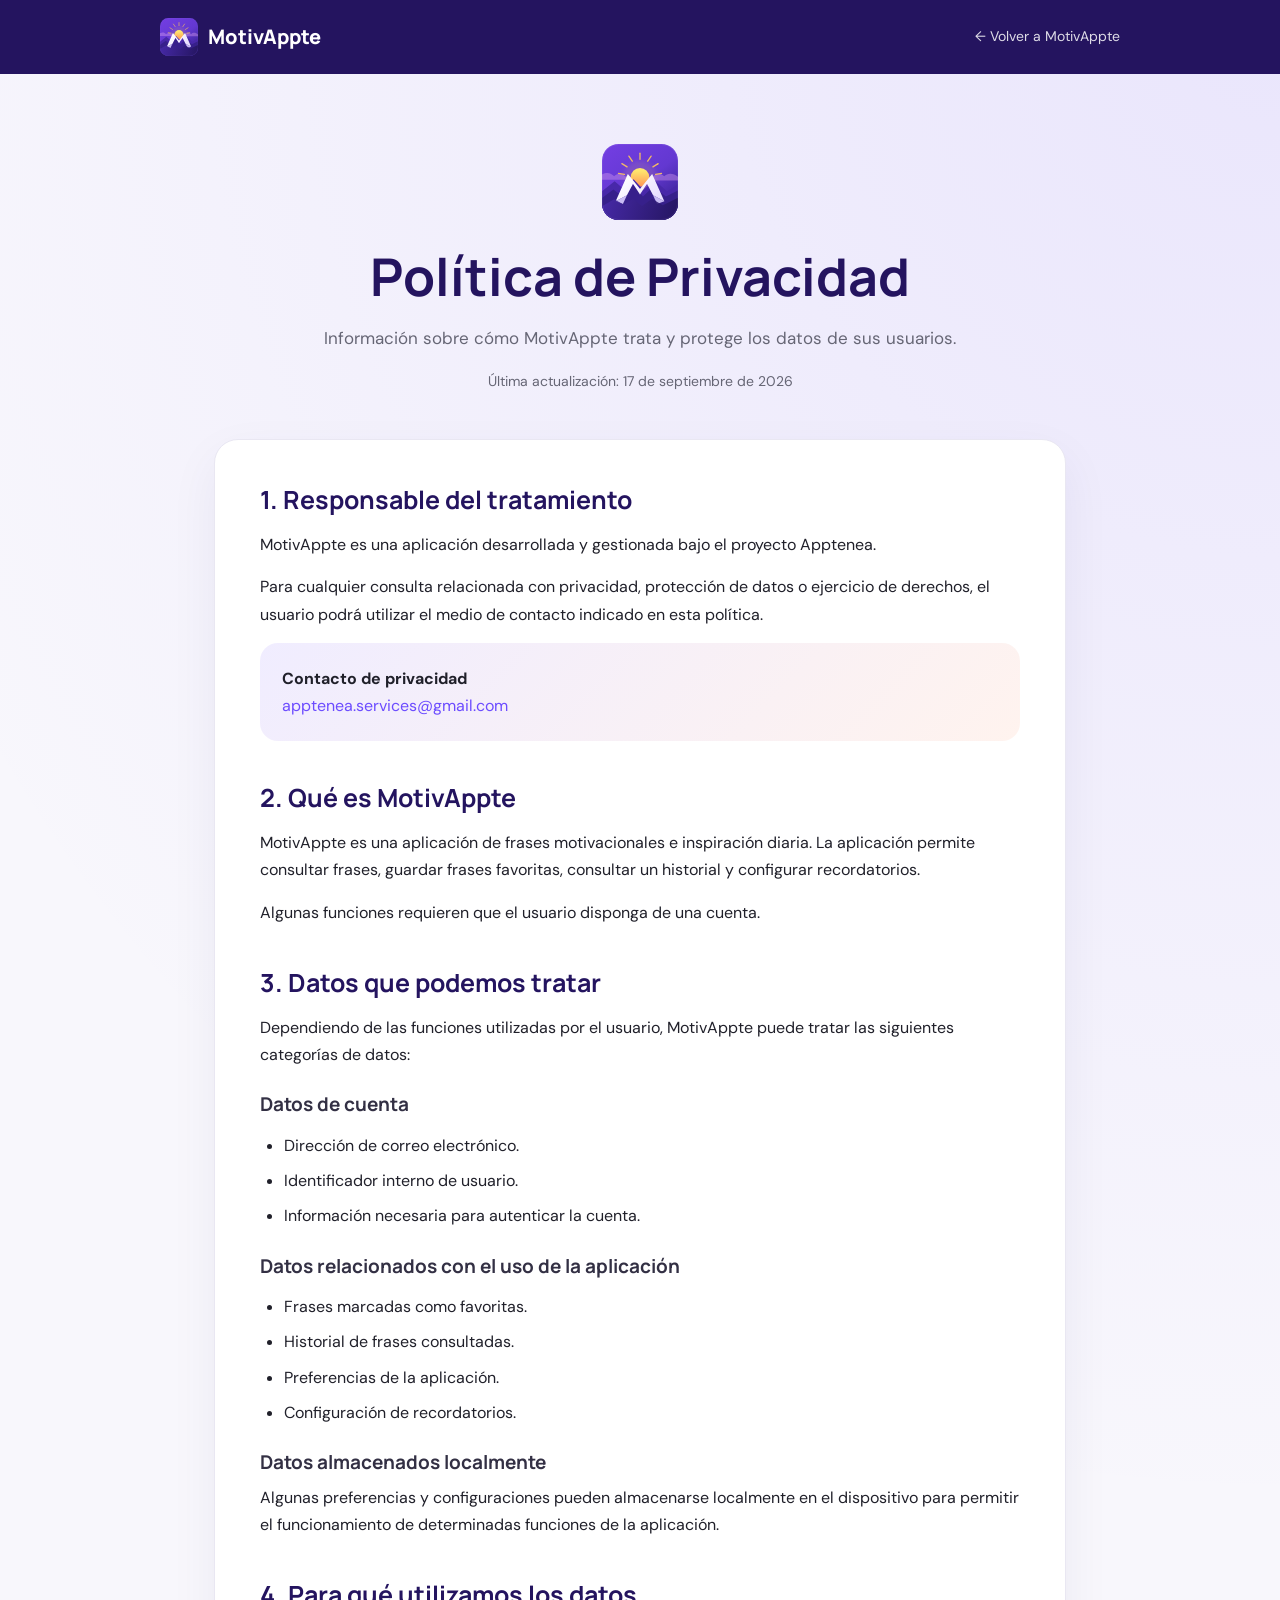
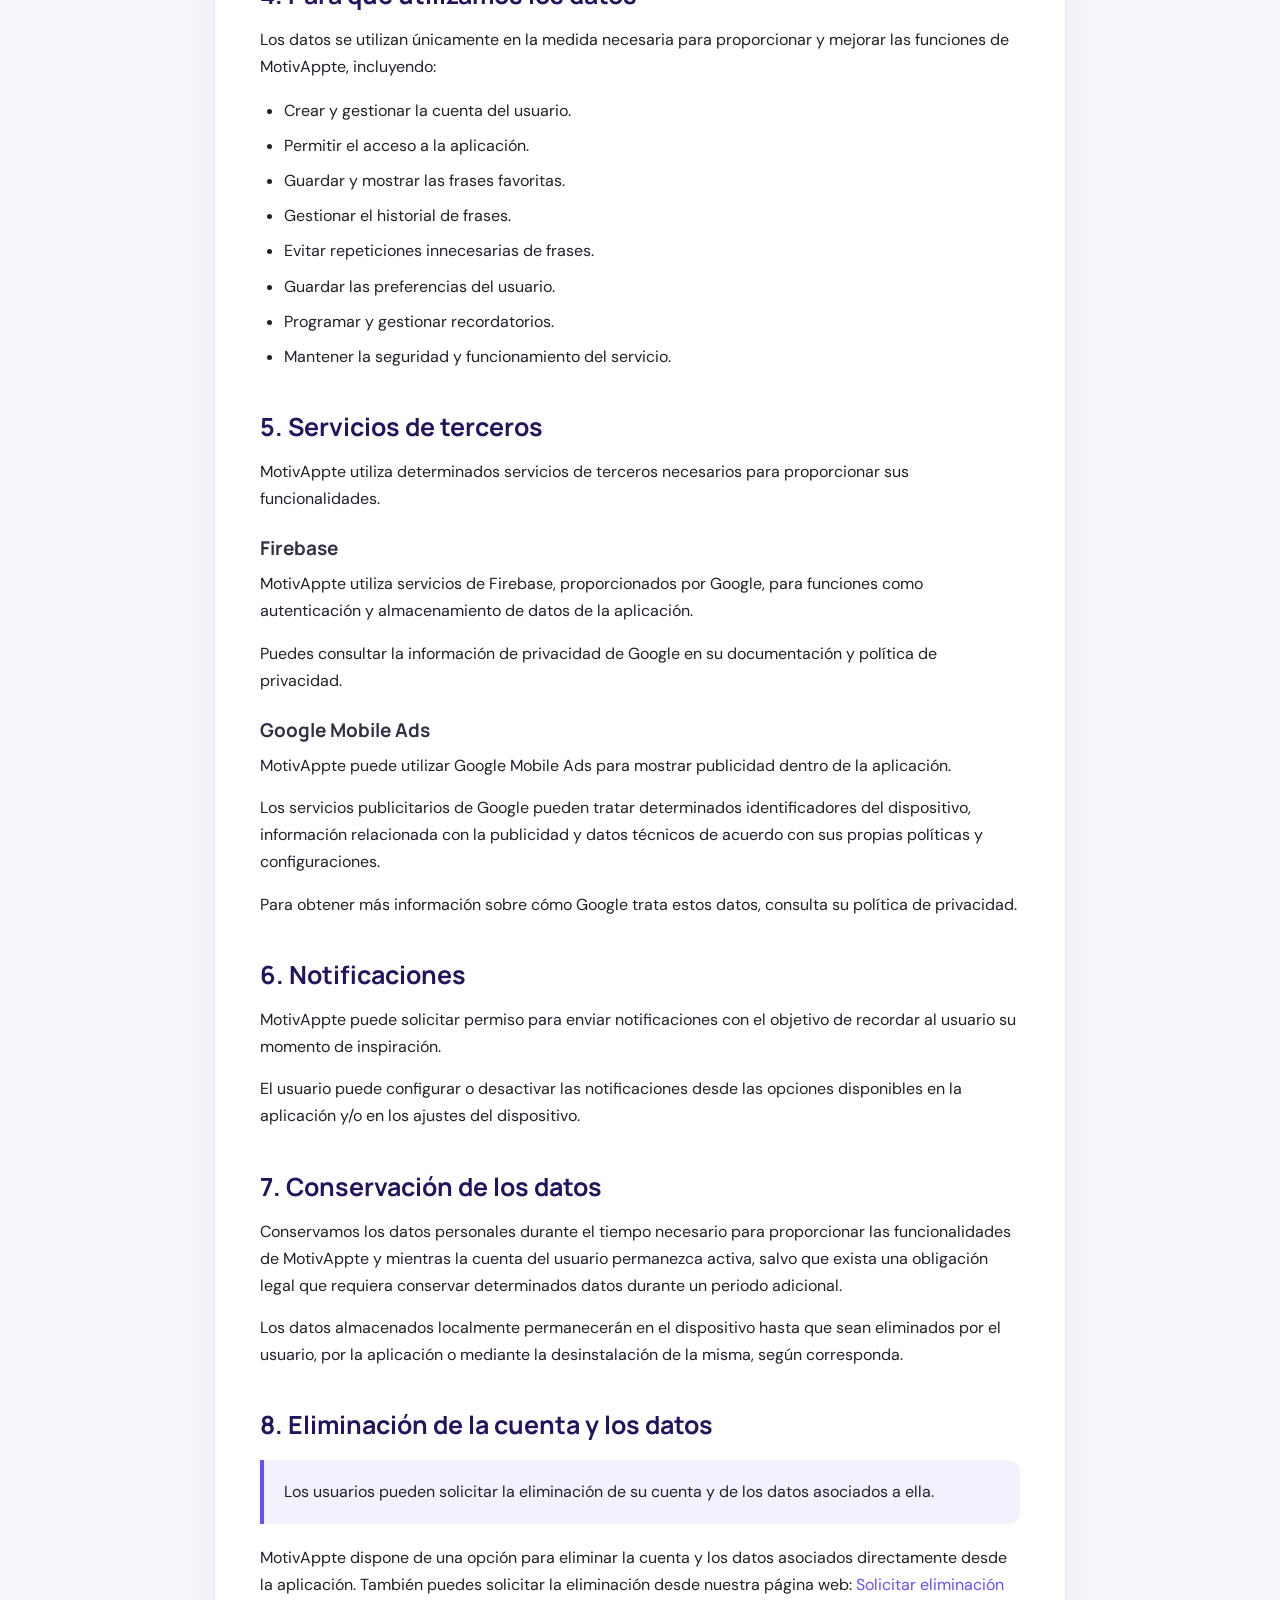
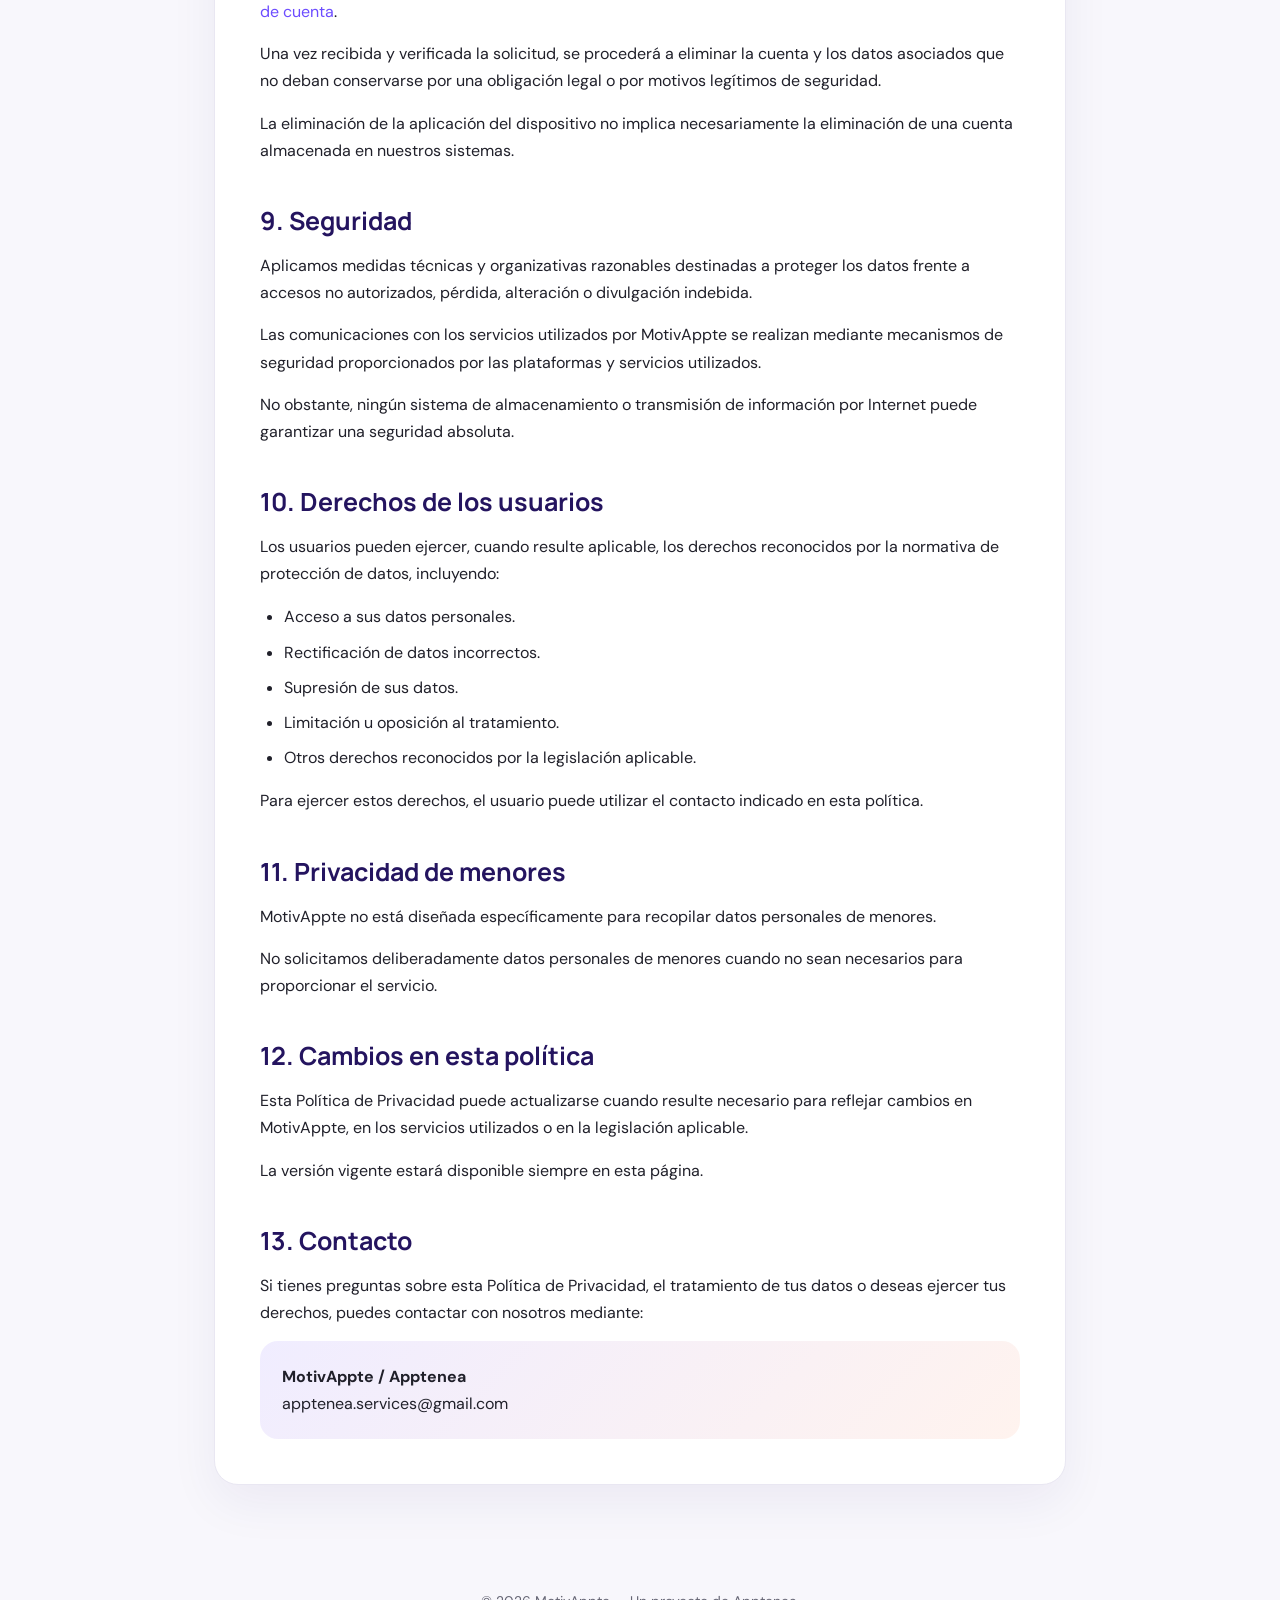
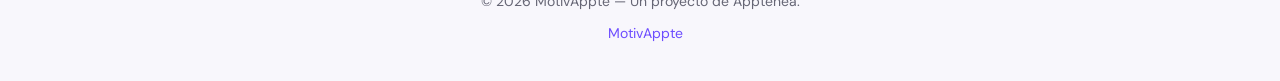
<file: privacidad.html>
<!DOCTYPE html>
<html lang="es">
<head>
  <meta charset="UTF-8">
  <meta name="viewport" content="width=device-width, initial-scale=1.0">

  <meta
    name="description"
    content="Política de Privacidad de MotivAppte."
  >

  <meta name="theme-color" content="#24145F">

  <title>Política de Privacidad — MotivAppte</title>

  <link
    rel="icon"
    href="assets/motivappte-icon.svg"
    type="image/svg+xml"
  >

  <link rel="preconnect" href="https://fonts.googleapis.com">
  <link rel="preconnect" href="https://fonts.gstatic.com" crossorigin>

  <link
    href="https://fonts.googleapis.com/css2?family=DM+Sans:wght@400;500;600;700&family=Manrope:wght@700;800&display=swap"
    rel="stylesheet"
  >

  <style>
    :root {
      --purple: #24145F;
      --purple-light: #6c4cff;
      --pink: #d946a6;
      --orange: #ff8a5c;
      --text: #20202a;
      --muted: #666675;
      --background: #f8f7fc;
      --card: #ffffff;
      --border: #e9e7f2;
    }

    * {
      box-sizing: border-box;
    }

    html {
      scroll-behavior: smooth;
    }

    body {
      margin: 0;
      font-family: "DM Sans", sans-serif;
      color: var(--text);
      background:
        radial-gradient(
          circle at top right,
          rgba(108, 76, 255, 0.10),
          transparent 30%
        ),
        var(--background);
      line-height: 1.7;
    }

    a {
      color: var(--purple-light);
      text-decoration: none;
    }

    a:hover {
      text-decoration: underline;
    }

    .topbar {
      background: var(--purple);
      color: white;
      padding: 18px 24px;
    }

    .topbar-inner {
      max-width: 960px;
      margin: 0 auto;
      display: flex;
      align-items: center;
      justify-content: space-between;
      gap: 20px;
    }

    .brand {
      display: flex;
      align-items: center;
      gap: 10px;
      color: white;
      font-family: "Manrope", sans-serif;
      font-weight: 800;
      font-size: 20px;
    }

    .brand:hover {
      text-decoration: none;
    }

    .brand img {
      width: 38px;
      height: 38px;
    }

    .back {
      color: rgba(255, 255, 255, 0.85);
      font-size: 14px;
    }

    .back:hover {
      color: white;
    }

    .hero {
      padding: 70px 24px 45px;
      text-align: center;
    }

    .hero-icon {
      width: 76px;
      height: 76px;
      margin-bottom: 18px;
    }

    h1,
    h2,
    h3 {
      font-family: "Manrope", sans-serif;
      line-height: 1.2;
    }

    h1 {
      margin: 0 0 15px;
      font-size: clamp(34px, 6vw, 52px);
      color: var(--purple);
    }

    .hero p {
      max-width: 680px;
      margin: 0 auto;
      color: var(--muted);
      font-size: 17px;
    }

    .date {
      margin-top: 18px !important;
      font-size: 14px !important;
    }

    .container {
      max-width: 900px;
      margin: 0 auto;
      padding: 0 24px 70px;
    }

    .card {
      background: var(--card);
      border: 1px solid var(--border);
      border-radius: 24px;
      padding: clamp(25px, 5vw, 45px);
      box-shadow: 0 18px 50px rgba(36, 20, 95, 0.06);
    }

    section {
      margin-bottom: 42px;
    }

    section:last-child {
      margin-bottom: 0;
    }

    h2 {
      color: var(--purple);
      font-size: 25px;
      margin: 0 0 16px;
    }

    h3 {
      font-size: 19px;
      margin: 25px 0 10px;
      color: #333044;
    }

    p {
      margin: 0 0 15px;
    }

    ul {
      padding-left: 24px;
    }

    li {
      margin-bottom: 8px;
    }

    .highlight {
      padding: 18px 20px;
      border-left: 4px solid var(--purple-light);
      background: #f4f1ff;
      border-radius: 0 12px 12px 0;
      margin: 20px 0;
    }

    .contact {
      background:
        linear-gradient(
          135deg,
          rgba(108, 76, 255, 0.10),
          rgba(255, 138, 92, 0.10)
        );
      border-radius: 18px;
      padding: 22px;
    }

    footer {
      text-align: center;
      padding: 35px 24px;
      color: var(--muted);
      font-size: 14px;
    }

    footer a {
      margin-left: 10px;
    }

    @media (max-width: 650px) {
      .topbar-inner {
        align-items: flex-start;
      }

      .back {
        font-size: 13px;
      }

      .hero {
        padding-top: 50px;
      }

      .card {
        border-radius: 18px;
      }
    }
  </style>
</head>

<body>

  <header class="topbar">
    <div class="topbar-inner">

      <a class="brand" href="index.html">
        <img
          src="assets/motivappte-icon.svg"
          alt=""
        >
        <span>MotivAppte</span>
      </a>

      <a class="back" href="index.html">
        ← Volver a MotivAppte
      </a>

    </div>
  </header>

  <main>

    <div class="hero">

      <img
        class="hero-icon"
        src="assets/motivappte-icon.svg"
        alt="MotivAppte"
      >

      <h1>Política de Privacidad</h1>

      <p>
        Información sobre cómo MotivAppte trata y protege
        los datos de sus usuarios.
      </p>

      <p class="date">
        Última actualización: 17 de septiembre de 2026
      </p>

    </div>

    <div class="container">

      <div class="card">

        <section>
          <h2>1. Responsable del tratamiento</h2>

          <p>
            MotivAppte es una aplicación desarrollada y gestionada
            bajo el proyecto Apptenea.
          </p>

          <p>
            Para cualquier consulta relacionada con privacidad,
            protección de datos o ejercicio de derechos, el usuario
            podrá utilizar el medio de contacto indicado en esta
            política.
          </p>

          <div class="contact">
            <strong>Contacto de privacidad</strong><br>
            <a href="mailto:apptenea.services@gmail.com">apptenea.services@gmail.com</a>
          </div>
        </section>


        <section>
          <h2>2. Qué es MotivAppte</h2>

          <p>
            MotivAppte es una aplicación de frases motivacionales
            e inspiración diaria. La aplicación permite consultar
            frases, guardar frases favoritas, consultar un historial
            y configurar recordatorios.
          </p>

          <p>
            Algunas funciones requieren que el usuario disponga
            de una cuenta.
          </p>
        </section>


        <section>
          <h2>3. Datos que podemos tratar</h2>

          <p>
            Dependiendo de las funciones utilizadas por el usuario,
            MotivAppte puede tratar las siguientes categorías de datos:
          </p>

          <h3>Datos de cuenta</h3>

          <ul>
            <li>Dirección de correo electrónico.</li>
            <li>Identificador interno de usuario.</li>
            <li>Información necesaria para autenticar la cuenta.</li>
          </ul>

          <h3>Datos relacionados con el uso de la aplicación</h3>

          <ul>
            <li>Frases marcadas como favoritas.</li>
            <li>Historial de frases consultadas.</li>
            <li>Preferencias de la aplicación.</li>
            <li>Configuración de recordatorios.</li>
          </ul>

          <h3>Datos almacenados localmente</h3>

          <p>
            Algunas preferencias y configuraciones pueden almacenarse
            localmente en el dispositivo para permitir el funcionamiento
            de determinadas funciones de la aplicación.
          </p>
        </section>


        <section>
          <h2>4. Para qué utilizamos los datos</h2>

          <p>
            Los datos se utilizan únicamente en la medida necesaria
            para proporcionar y mejorar las funciones de MotivAppte,
            incluyendo:
          </p>

          <ul>
            <li>Crear y gestionar la cuenta del usuario.</li>
            <li>Permitir el acceso a la aplicación.</li>
            <li>Guardar y mostrar las frases favoritas.</li>
            <li>Gestionar el historial de frases.</li>
            <li>Evitar repeticiones innecesarias de frases.</li>
            <li>Guardar las preferencias del usuario.</li>
            <li>Programar y gestionar recordatorios.</li>
            <li>Mantener la seguridad y funcionamiento del servicio.</li>
          </ul>
        </section>


        <section>
          <h2>5. Servicios de terceros</h2>

          <p>
            MotivAppte utiliza determinados servicios de terceros
            necesarios para proporcionar sus funcionalidades.
          </p>

          <h3>Firebase</h3>

          <p>
            MotivAppte utiliza servicios de Firebase, proporcionados
            por Google, para funciones como autenticación y
            almacenamiento de datos de la aplicación.
          </p>

          <p>
            Puedes consultar la información de privacidad de Google
            en su documentación y política de privacidad.
          </p>

          <h3>Google Mobile Ads</h3>

          <p>
            MotivAppte puede utilizar Google Mobile Ads para mostrar
            publicidad dentro de la aplicación.
          </p>

          <p>
            Los servicios publicitarios de Google pueden tratar
            determinados identificadores del dispositivo, información
            relacionada con la publicidad y datos técnicos de acuerdo
            con sus propias políticas y configuraciones.
          </p>

          <p>
            Para obtener más información sobre cómo Google trata
            estos datos, consulta su política de privacidad.
          </p>
        </section>


        <section>
          <h2>6. Notificaciones</h2>

          <p>
            MotivAppte puede solicitar permiso para enviar
            notificaciones con el objetivo de recordar al usuario
            su momento de inspiración.
          </p>

          <p>
            El usuario puede configurar o desactivar las
            notificaciones desde las opciones disponibles en la
            aplicación y/o en los ajustes del dispositivo.
          </p>
        </section>


        <section>
          <h2>7. Conservación de los datos</h2>

          <p>
            Conservamos los datos personales durante el tiempo
            necesario para proporcionar las funcionalidades de
            MotivAppte y mientras la cuenta del usuario permanezca
            activa, salvo que exista una obligación legal que
            requiera conservar determinados datos durante un periodo
            adicional.
          </p>

          <p>
            Los datos almacenados localmente permanecerán en el
            dispositivo hasta que sean eliminados por el usuario,
            por la aplicación o mediante la desinstalación de la misma,
            según corresponda.
          </p>
        </section>


        <section id="eliminacion">

          <h2>8. Eliminación de la cuenta y los datos</h2>

          <div class="highlight">
            Los usuarios pueden solicitar la eliminación de su cuenta
            y de los datos asociados a ella.
          </div>

          <p>
            MotivAppte dispone de una opción para eliminar la cuenta
            y los datos asociados directamente desde la aplicación.
            También puedes solicitar la eliminación desde nuestra página web:
            <a href="https://apptenea.github.io/motivappte/eliminar-cuenta.html">Solicitar eliminación de cuenta</a>.
          </p>

          <p>
            Una vez recibida y verificada la solicitud, se procederá
            a eliminar la cuenta y los datos asociados que no deban
            conservarse por una obligación legal o por motivos
            legítimos de seguridad.
          </p>

          <p>
            La eliminación de la aplicación del dispositivo no
            implica necesariamente la eliminación de una cuenta
            almacenada en nuestros sistemas.
          </p>

        </section>


        <section>
          <h2>9. Seguridad</h2>

          <p>
            Aplicamos medidas técnicas y organizativas razonables
            destinadas a proteger los datos frente a accesos no
            autorizados, pérdida, alteración o divulgación indebida.
          </p>

          <p>
            Las comunicaciones con los servicios utilizados por
            MotivAppte se realizan mediante mecanismos de seguridad
            proporcionados por las plataformas y servicios utilizados.
          </p>

          <p>
            No obstante, ningún sistema de almacenamiento o
            transmisión de información por Internet puede garantizar
            una seguridad absoluta.
          </p>
        </section>


        <section>
          <h2>10. Derechos de los usuarios</h2>

          <p>
            Los usuarios pueden ejercer, cuando resulte aplicable,
            los derechos reconocidos por la normativa de protección
            de datos, incluyendo:
          </p>

          <ul>
            <li>Acceso a sus datos personales.</li>
            <li>Rectificación de datos incorrectos.</li>
            <li>Supresión de sus datos.</li>
            <li>Limitación u oposición al tratamiento.</li>
            <li>Otros derechos reconocidos por la legislación aplicable.</li>
          </ul>

          <p>
            Para ejercer estos derechos, el usuario puede utilizar
            el contacto indicado en esta política.
          </p>
        </section>


        <section>
          <h2>11. Privacidad de menores</h2>

          <p>
            MotivAppte no está diseñada específicamente para
            recopilar datos personales de menores.
          </p>

          <p>
            No solicitamos deliberadamente datos personales de
            menores cuando no sean necesarios para proporcionar
            el servicio.
          </p>
        </section>


        <section>
          <h2>12. Cambios en esta política</h2>

          <p>
            Esta Política de Privacidad puede actualizarse cuando
            resulte necesario para reflejar cambios en MotivAppte,
            en los servicios utilizados o en la legislación aplicable.
          </p>

          <p>
            La versión vigente estará disponible siempre en esta
            página.
          </p>
        </section>


        <section>
          <h2>13. Contacto</h2>

          <p>
            Si tienes preguntas sobre esta Política de Privacidad,
            el tratamiento de tus datos o deseas ejercer tus derechos,
            puedes contactar con nosotros mediante:
          </p>

          <div class="contact">
            <strong>MotivAppte / Apptenea</strong><br>
            apptenea.services@gmail.com
          </div>
        </section>

      </div>

    </div>

  </main>

  <footer>
    <div>
      © 2026 MotivAppte — Un proyecto de Apptenea.
    </div>

    <div style="margin-top: 8px;">
      <a href="index.html">MotivAppte</a>
    </div>
  </footer>

</body>
</html>
</file>
<file: styles.css>
/* ============================================================
   MOTIVAPPTE — styles.css
   ============================================================ */

/* ── Variables ── */
:root {
  --purple: #6338D1;
  --purple-dark: #34208D;
  --purple-mid: #4A2BB5;
  --purple-light: #8B6FE8;
  --purple-pale: #F2EEFF;
  --purple-xpale: #F8F5FF;
  --sun: #FFD86B;
  --sun-warm: #FF9B58;
  --ink: #1A1822;
  --ink-light: #2E2A3A;
  --muted: #6B6678;
  --muted-light: #9B96A8;
  --white: #FFFEFB;
  --bg: #F5EFE6;
  --bg-warm: #EDE5D8;
  --bg-dark: #13111E;
  --bg-dark2: #1C1929;
  --border: #DDD5C8;
  --border-light: #E8E0D4;
  --radius-sm: 14px;
  --radius: 24px;
  --radius-lg: 36px;
  --shadow: 0 4px 20px rgba(26,24,34,0.08);
  --shadow-md: 0 8px 40px rgba(26,24,34,0.12);
  --shadow-lg: 0 20px 60px rgba(26,24,34,0.16);
  --max-w: 1180px;
  --pad: 28px;
  --header-h: 76px;
}

/* ── Reset + Base ── */
*, *::before, *::after { box-sizing: border-box; margin: 0; padding: 0; }
html { scroll-behavior: smooth; scroll-padding-top: calc(var(--header-h) + 16px); }
body {
  font-family: "DM Sans", sans-serif;
  color: var(--ink);
  background: var(--bg);
  overflow-x: hidden;
  line-height: 1.6;
  -webkit-font-smoothing: antialiased;
}
img { max-width: 100%; display: block; }
a { text-decoration: none; color: inherit; }
button { font-family: inherit; cursor: pointer; border: none; background: none; }
ul { list-style: none; }

/* ── Focus visible ── */
:focus-visible {
  outline: 3px solid var(--purple);
  outline-offset: 3px;
  border-radius: 4px;
}

/* ── Typography ── */
h1, h2, h3, h4 { font-family: "Manrope", sans-serif; letter-spacing: -0.05em; line-height: 1.05; }
h1 { font-size: clamp(52px, 7vw, 88px); }
h2 { font-size: clamp(36px, 5vw, 62px); line-height: 1.08; }
h3 { font-size: clamp(20px, 2.5vw, 26px); letter-spacing: -0.035em; }
em { font-style: normal; color: var(--purple); }
.dark-section em { color: var(--sun); }

.eyebrow {
  display: block;
  font-size: 11px;
  letter-spacing: 0.17em;
  font-weight: 800;
  color: var(--purple);
  margin-bottom: 18px;
  text-transform: uppercase;
}
.eyebrow.light { color: rgba(255,255,255,0.55); }

/* ── Layout helpers ── */
.section-inner {
  max-width: var(--max-w);
  margin: 0 auto;
  padding: 0 var(--pad);
}
.section {
  padding: 120px 0;
}
.section-heading {
  max-width: 720px;
  margin-bottom: 70px;
}
.section-heading p {
  color: var(--muted);
  line-height: 1.75;
  margin-top: 22px;
  max-width: 600px;
  font-size: 18px;
}

/* ── Buttons ── */
.btn {
  display: inline-flex;
  align-items: center;
  justify-content: center;
  gap: 10px;
  padding: 14px 24px;
  border-radius: var(--radius-sm);
  font-family: "DM Sans", sans-serif;
  font-size: 14px;
  font-weight: 700;
  transition: transform 0.2s ease, box-shadow 0.2s ease, background 0.2s ease, border-color 0.2s ease;
  white-space: nowrap;
  line-height: 1;
}
.btn span { font-size: 17px; }

.btn-primary {
  background: var(--purple);
  color: var(--white);
  box-shadow: 0 10px 28px rgba(99,56,209,0.28);
}
.btn-primary:hover {
  background: var(--purple-dark);
  transform: translateY(-2px);
  box-shadow: 0 14px 36px rgba(99,56,209,0.36);
}

.btn-ghost {
  background: transparent;
  color: var(--ink);
  border: 1.5px solid var(--border);
}
.btn-ghost:hover {
  border-color: var(--purple-light);
  transform: translateY(-2px);
}

.btn-ghost-light {
  background: transparent;
  color: rgba(255,255,255,0.9);
  border: 1.5px solid rgba(255,255,255,0.25);
}
.btn-ghost-light:hover {
  border-color: rgba(255,255,255,0.6);
  transform: translateY(-2px);
}

.btn-white {
  background: var(--white);
  color: var(--purple-dark);
  box-shadow: 0 8px 24px rgba(0,0,0,0.12);
}
.btn-white:hover {
  transform: translateY(-2px);
  box-shadow: 0 14px 32px rgba(0,0,0,0.18);
}

.btn-sm { padding: 10px 18px; font-size: 13px; }

/* ── Pill / Label ── */
.pill {
  display: inline-flex;
  align-items: center;
  gap: 9px;
  background: var(--purple-xpale);
  border: 1px solid var(--purple-pale);
  color: var(--purple-mid);
  padding: 9px 15px;
  border-radius: 999px;
  font-size: 11px;
  font-weight: 800;
  letter-spacing: 0.13em;
  margin-bottom: 28px;
  text-transform: uppercase;
}
.pill-dot {
  width: 7px;
  height: 7px;
  background: var(--purple);
  border-radius: 50%;
  box-shadow: 0 0 0 4px rgba(99,56,209,0.2);
  flex-shrink: 0;
}

/* ── sr-only ── */
.sr-only {
  position: absolute;
  width: 1px;
  height: 1px;
  padding: 0;
  margin: -1px;
  overflow: hidden;
  clip: rect(0,0,0,0);
  white-space: nowrap;
  border: 0;
}

/* ── Scroll animations ── */
.reveal {
  opacity: 0;
  transform: translateY(24px);
  transition: opacity 0.6s ease, transform 0.6s ease;
}
.reveal.visible {
  opacity: 1;
  transform: translateY(0);
}
.reveal-delay { transition-delay: 0.12s; }
.reveal-delay-2 { transition-delay: 0.22s; }
.reveal-delay-3 { transition-delay: 0.32s; }

/* ── Keyframes ── */
@keyframes floatA {
  0%, 100% { transform: translateY(0); }
  50% { transform: translateY(-9px); }
}
@keyframes floatB {
  0%, 100% { transform: translateY(0); }
  50% { transform: translateY(-7px); }
}
@keyframes floatC {
  0%, 100% { transform: translateY(0); }
  50% { transform: translateY(-11px); }
}
@keyframes marquee {
  from { transform: translateX(0); }
  to { transform: translateX(-50%); }
}

/* ============================================================
   MOBILE MENU
   ============================================================ */
.mobile-menu {
  position: fixed;
  inset: 0;
  background: var(--bg-dark);
  z-index: 200;
  display: flex;
  flex-direction: column;
  align-items: center;
  justify-content: center;
  gap: 10px;
  transform: translateX(100%);
  transition: transform 0.35s cubic-bezier(0.77, 0, 0.18, 1);
}
.mobile-menu.open { transform: translateX(0); }

.mobile-menu-close {
  position: absolute;
  top: 24px;
  right: 24px;
  width: 44px;
  height: 44px;
  display: flex;
  flex-direction: column;
  align-items: center;
  justify-content: center;
  gap: 0;
}
.mobile-menu-close span {
  display: block;
  width: 24px;
  height: 2px;
  background: var(--white);
  border-radius: 2px;
}
.mobile-menu-close span:first-child { transform: rotate(45deg) translate(1px, 1px); }
.mobile-menu-close span:last-child { transform: rotate(-45deg) translate(1px, -1px); }

.mobile-nav {
  display: flex;
  flex-direction: column;
  align-items: center;
  gap: 8px;
  width: 100%;
  padding: 0 32px;
}
.mobile-nav-link {
  color: rgba(255,255,255,0.85);
  font-size: 22px;
  font-weight: 700;
  font-family: "Manrope", sans-serif;
  letter-spacing: -0.02em;
  padding: 12px 24px;
  width: 100%;
  text-align: center;
  border-radius: var(--radius-sm);
  transition: background 0.2s, color 0.2s;
}
.mobile-nav-link:hover { background: rgba(255,255,255,0.07); color: var(--white); }
.mobile-menu-cta {
  margin-top: 28px;
  font-size: 15px;
  padding: 16px 32px;
}

.mobile-menu-overlay {
  position: fixed;
  inset: 0;
  background: rgba(0,0,0,0.5);
  z-index: 190;
  display: none;
}
.mobile-menu-overlay.visible { display: block; }

/* ============================================================
   HEADER
   ============================================================ */
.site-header {
  position: sticky;
  top: 0;
  z-index: 100;
  height: var(--header-h);
  background: rgba(245,239,230,0.90);
  backdrop-filter: blur(14px);
  -webkit-backdrop-filter: blur(14px);
  border-bottom: 1px solid transparent;
  transition: border-color 0.3s, box-shadow 0.3s;
}
.site-header.scrolled {
  border-bottom-color: var(--border);
  box-shadow: 0 2px 20px rgba(26,24,34,0.08);
}

.header-inner {
  max-width: var(--max-w);
  margin: 0 auto;
  padding: 0 var(--pad);
  height: 100%;
  display: flex;
  align-items: center;
  justify-content: space-between;
  gap: 24px;
}

.brand {
  display: flex;
  align-items: center;
  gap: 10px;
  flex-shrink: 0;
}
.brand-icon { width: 34px; height: 34px; }
.brand-name {
  font-family: "Manrope", sans-serif;
  font-weight: 800;
  font-size: 20px;
  color: var(--ink);
  letter-spacing: -0.03em;
}
.brand-name span { color: var(--purple); }

.main-nav {
  display: flex;
  align-items: center;
  gap: 30px;
}
.main-nav a {
  font-size: 14px;
  font-weight: 600;
  color: var(--muted);
  transition: color 0.2s;
}
.main-nav a:hover { color: var(--purple); }

.header-actions {
  display: flex;
  align-items: center;
  gap: 12px;
}

.hamburger {
  display: none;
  flex-direction: column;
  justify-content: center;
  align-items: center;
  gap: 5px;
  width: 40px;
  height: 40px;
  border-radius: 10px;
  border: 1.5px solid var(--border);
  background: transparent;
}
.hamburger span {
  display: block;
  width: 18px;
  height: 2px;
  background: var(--ink);
  border-radius: 2px;
  transition: opacity 0.2s;
}

/* ============================================================
   HERO
   ============================================================ */
.hero {
  padding: 90px 0 110px;
}
.hero-inner {
  max-width: var(--max-w);
  margin: 0 auto;
  padding: 0 var(--pad);
  display: grid;
  grid-template-columns: 1fr 0.9fr;
  align-items: center;
  gap: 60px;
}

.hero-copy { max-width: 580px; }
.hero-text {
  color: var(--muted);
  font-size: 18px;
  line-height: 1.7;
  margin: 28px 0 36px;
  max-width: 520px;
}
.hero-actions {
  display: flex;
  gap: 12px;
  flex-wrap: wrap;
}
.hero-meta {
  display: flex;
  gap: 20px;
  margin-top: 30px;
  color: var(--muted-light);
  font-size: 12px;
  font-weight: 600;
  flex-wrap: wrap;
}

/* ── Phone mockup ── */
.hero-visual {
  position: relative;
  display: flex;
  align-items: center;
  justify-content: center;
  height: 580px;
}
.phone-glow {
  position: absolute;
  width: 320px;
  height: 320px;
  background: radial-gradient(circle, rgba(99,56,209,0.22) 0%, transparent 70%);
  border-radius: 50%;
}
.phone {
  position: relative;
  width: 268px;
  height: 544px;
  background: var(--ink);
  border: 7px solid #22202E;
  border-radius: 44px;
  padding: 8px;
  box-shadow: 0 32px 80px rgba(26,24,34,0.32), 0 0 0 1px rgba(255,255,255,0.06);
  z-index: 2;
}
.phone-notch {
  position: absolute;
  z-index: 10;
  top: 0;
  left: 50%;
  transform: translateX(-50%);
  width: 88px;
  height: 26px;
  background: var(--ink);
  border-radius: 0 0 18px 18px;
}
.phone-screen {
  width: 100%;
  height: 100%;
  border-radius: 33px;
  background: linear-gradient(165deg, #F5F2FF 0%, #FFFEFB 60%);
  overflow: hidden;
  padding: 30px 18px 18px;
  display: flex;
  flex-direction: column;
  gap: 10px;
}
.phone-topbar {
  display: flex;
  align-items: center;
  justify-content: space-between;
  font-size: 9px;
  font-weight: 800;
  letter-spacing: 0.15em;
  color: var(--muted-light);
}
.phone-logo {
  width: 24px;
  height: 24px;
  background: var(--purple);
  color: var(--white);
  border-radius: 8px;
  display: grid;
  place-items: center;
  font-size: 11px;
}
.phone-heart { font-size: 18px; color: var(--purple-light); }

.phone-tabs {
  display: flex;
  gap: 6px;
  background: var(--purple-xpale);
  border-radius: 10px;
  padding: 4px;
}
.phone-tab {
  flex: 1;
  text-align: center;
  font-size: 9px;
  font-weight: 700;
  padding: 5px 2px;
  border-radius: 7px;
  color: var(--muted-light);
  cursor: default;
}
.phone-tab.active {
  background: var(--white);
  color: var(--purple);
  box-shadow: 0 1px 4px rgba(99,56,209,0.12);
}

.phone-quote {
  flex: 1;
  display: flex;
  flex-direction: column;
  justify-content: center;
  text-align: center;
  padding: 0 4px;
}
.phone-quote-mark {
  font-family: Georgia, serif;
  font-size: 60px;
  line-height: 0.6;
  color: var(--purple-pale);
  display: block;
  margin-bottom: 10px;
}
.phone-quote-text {
  font-size: 14px;
  line-height: 1.4;
  font-weight: 600;
  color: var(--ink-light);
  letter-spacing: -0.02em;
}
.phone-quote-author {
  font-size: 10px;
  color: var(--muted-light);
  margin-top: 10px;
}

.phone-actions {
  display: flex;
  justify-content: center;
  gap: 12px;
}
.phone-actions button {
  width: 34px;
  height: 34px;
  border-radius: 50%;
  border: 1px solid var(--border);
  background: var(--white);
  color: var(--purple-light);
  font-size: 14px;
  display: grid;
  place-items: center;
}

.phone-progress {
  height: 3px;
  background: var(--border);
  border-radius: 9px;
  overflow: hidden;
}
.phone-progress span {
  display: block;
  width: 45%;
  height: 100%;
  background: var(--purple);
  border-radius: 9px;
}

/* ── Floating cards ── */
.float-card {
  position: absolute;
  background: var(--white);
  border: 1px solid var(--border);
  border-radius: var(--radius-sm);
  padding: 10px 14px;
  display: flex;
  align-items: center;
  gap: 8px;
  font-size: 11px;
  font-weight: 700;
  box-shadow: var(--shadow-md);
  z-index: 5;
  white-space: nowrap;
}
.float-card-icon { font-size: 14px; }

.float-chiste {
  left: 2%;
  top: 20%;
  animation: floatA 4.5s ease-in-out infinite;
}
.float-mantra {
  right: 0%;
  bottom: 24%;
  animation: floatB 5s ease-in-out infinite 0.8s;
}
.float-efemeride {
  left: 8%;
  bottom: 18%;
  animation: floatC 4.2s ease-in-out infinite 1.4s;
}

/* ============================================================
   BAND / MARQUEE
   ============================================================ */
.band {
  background: var(--bg-dark);
  overflow: hidden;
  padding: 20px 0;
  user-select: none;
}
.band-track {
  display: flex;
  align-items: center;
  gap: 0;
  width: max-content;
  animation: marquee 28s linear infinite;
}
.band:hover .band-track { animation-play-state: paused; }
.band-item {
  font-size: 13px;
  font-weight: 700;
  color: rgba(255,255,255,0.6);
  letter-spacing: 0.08em;
  padding: 0 20px;
  text-transform: uppercase;
}
.band-sep {
  color: rgba(255,255,255,0.2);
  font-size: 16px;
  flex-shrink: 0;
}

/* ============================================================
   CONTENT SECTION 01-05
   ============================================================ */
.content-grid {
  display: grid;
  grid-template-columns: repeat(3, 1fr);
  grid-template-rows: auto auto;
  gap: 16px;
}

.content-card {
  background: var(--white);
  border: 1px solid var(--border);
  border-radius: var(--radius);
  padding: 30px;
  position: relative;
  overflow: hidden;
  transition: transform 0.25s ease, box-shadow 0.25s ease;
}
.content-card:hover {
  transform: translateY(-5px);
  box-shadow: var(--shadow-md);
}

.content-card-large {
  grid-row: span 2;
  background: linear-gradient(155deg, var(--purple-xpale) 0%, var(--white) 60%);
  display: flex;
  flex-direction: column;
}
.content-card-top {
  display: flex;
  align-items: flex-start;
  justify-content: space-between;
  margin-bottom: 20px;
}

.content-card-wide {
  grid-column: span 2;
  display: flex;
  align-items: center;
  gap: 30px;
}
.content-card-wide-left { flex: 1; }
.content-card-wide-visual {
  flex-shrink: 0;
  display: flex;
  align-items: center;
  justify-content: center;
}

.content-number {
  position: absolute;
  top: 26px;
  right: 26px;
  font-size: 10px;
  font-weight: 800;
  color: var(--muted-light);
  letter-spacing: 0.08em;
}
.content-card-top .content-number { position: static; }

.content-icon {
  width: 44px;
  height: 44px;
  border-radius: 13px;
  display: grid;
  place-items: center;
  font-size: 20px;
  margin-bottom: 24px;
}
.content-icon-sun { background: var(--purple-pale); color: var(--purple); }
.content-icon-laugh { background: #FFF8E6; color: #C8860A; }
.content-icon-mantra { background: #E6F4FF; color: #0A6CB5; }
.content-icon-book { background: #F0FFF4; color: #1A7A40; }
.content-icon-cal { background: #FFF2F0; color: #B54A30; }

.content-card h3 {
  font-size: 22px;
  margin-bottom: 10px;
  color: var(--ink);
}
.content-card p {
  font-size: 14px;
  color: var(--muted);
  line-height: 1.7;
}

.content-preview {
  margin-top: auto;
  padding-top: 28px;
  background: var(--white);
  border: 1px solid var(--border-light);
  border-radius: 16px;
  padding: 18px 22px;
  margin-top: 32px;
}
.preview-mark {
  font-family: Georgia, serif;
  font-size: 40px;
  line-height: 0.7;
  color: var(--purple-pale);
  display: block;
  margin-bottom: 8px;
}
.content-preview p {
  font-size: 16px;
  font-style: italic;
  color: var(--purple-mid);
}

.book-stack {
  display: flex;
  flex-direction: column;
  align-items: center;
  gap: 6px;
}
.book-mini {
  border-radius: 4px;
  height: 10px;
}
.book-1 { width: 80px; background: var(--purple-pale); }
.book-2 { width: 68px; background: linear-gradient(90deg, var(--purple-light), var(--purple)); }
.book-3 { width: 56px; background: #FFF2E6; border: 1px solid #FBDCC2; }

/* ============================================================
   DAILY SECTION
   ============================================================ */
.daily-section {
  background: var(--bg-dark);
  padding: 120px 0;
}
.daily-inner {
  display: grid;
  grid-template-columns: 1fr 1fr;
  gap: 80px;
  align-items: center;
}
.daily-section h2 { font-size: clamp(34px, 4.5vw, 58px); }
.daily-section h2 em { color: var(--sun); }
.daily-copy p {
  color: rgba(255,255,255,0.6);
  font-size: 17px;
  line-height: 1.75;
  margin: 24px 0 30px;
}

.daily-badges {
  display: flex;
  flex-wrap: wrap;
  gap: 8px;
}
.daily-badge {
  background: rgba(255,255,255,0.08);
  border: 1px solid rgba(255,255,255,0.14);
  color: rgba(255,255,255,0.75);
  font-size: 12px;
  font-weight: 600;
  padding: 7px 13px;
  border-radius: 999px;
}

.daily-card {
  background: var(--bg-dark2);
  border: 1px solid rgba(255,255,255,0.08);
  border-radius: var(--radius-lg);
  padding: 28px;
  box-shadow: 0 40px 80px rgba(0,0,0,0.4);
}
.daily-card-header {
  display: flex;
  justify-content: space-between;
  font-size: 9px;
  font-weight: 800;
  letter-spacing: 0.18em;
  color: rgba(255,255,255,0.4);
  margin-bottom: 20px;
}
.daily-items { display: flex; flex-direction: column; gap: 10px; }
.daily-item {
  display: flex;
  align-items: flex-start;
  gap: 14px;
  padding: 14px;
  border-radius: 14px;
  border: 1px solid rgba(255,255,255,0.06);
  background: rgba(255,255,255,0.03);
}
.daily-item-active {
  background: rgba(99,56,209,0.2);
  border-color: rgba(99,56,209,0.35);
}
.daily-item-icon {
  font-size: 16px;
  flex-shrink: 0;
  margin-top: 2px;
}
.daily-item-label {
  display: block;
  font-size: 9px;
  font-weight: 800;
  letter-spacing: 0.12em;
  color: rgba(255,255,255,0.4);
  text-transform: uppercase;
  margin-bottom: 5px;
}
.daily-item-text {
  font-size: 13px;
  color: rgba(255,255,255,0.8);
  line-height: 1.5;
}

/* ============================================================
   HOW IT WORKS
   ============================================================ */
.how-section { background: var(--bg-warm); }

.how-grid {
  display: grid;
  grid-template-columns: repeat(4, 1fr);
  gap: 0;
}
.how-step {
  padding: 0 28px 0 0;
  position: relative;
}
.how-step:last-child { padding-right: 0; }
.how-number {
  display: block;
  font-size: 42px;
  font-family: "Manrope", sans-serif;
  font-weight: 800;
  color: var(--purple-pale);
  letter-spacing: -0.06em;
  line-height: 1;
  margin-bottom: 14px;
}
.how-line {
  width: 100%;
  height: 2px;
  background: linear-gradient(90deg, var(--purple) 0%, transparent 100%);
  margin-bottom: 22px;
  border-radius: 2px;
}
.how-line-last { background: transparent; }
.how-step h3 {
  font-size: 19px;
  margin-bottom: 10px;
  color: var(--ink);
}
.how-step p { font-size: 14px; color: var(--muted); line-height: 1.7; }

/* ============================================================
   FAVORITES
   ============================================================ */
.fav-inner {
  display: grid;
  grid-template-columns: 1fr 1fr;
  gap: 80px;
  align-items: center;
}

.fav-mockup {
  background: var(--white);
  border: 1px solid var(--border);
  border-radius: var(--radius-lg);
  padding: 24px;
  box-shadow: var(--shadow-lg);
}
.fav-mockup-header {
  display: flex;
  align-items: center;
  justify-content: space-between;
  margin-bottom: 18px;
}
.fav-mockup-title {
  font-family: "Manrope", sans-serif;
  font-weight: 800;
  font-size: 16px;
  color: var(--ink);
}
.fav-mockup-count {
  background: var(--purple-pale);
  color: var(--purple);
  font-size: 12px;
  font-weight: 800;
  width: 28px;
  height: 28px;
  border-radius: 50%;
  display: grid;
  place-items: center;
}

.fav-item {
  display: flex;
  align-items: flex-start;
  gap: 12px;
  padding: 12px 0;
  border-bottom: 1px solid var(--border-light);
}
.fav-item:last-child { border-bottom: none; }
.fav-item-muted { opacity: 0.5; }

.fav-item-icon {
  font-size: 15px;
  flex-shrink: 0;
  margin-top: 2px;
}
.fav-item-type {
  display: block;
  font-size: 9px;
  font-weight: 800;
  letter-spacing: 0.12em;
  color: var(--muted-light);
  text-transform: uppercase;
  margin-bottom: 3px;
}
.fav-item div p {
  font-size: 13px;
  color: var(--ink-light);
  font-weight: 500;
  margin: 0;
}
.fav-item-heart {
  margin-left: auto;
  color: #E0597A;
  font-size: 14px;
  flex-shrink: 0;
}

.fav-copy h2 { margin-bottom: 20px; }
.fav-copy > p { color: var(--muted); font-size: 17px; line-height: 1.75; margin-bottom: 28px; }

.fav-list {
  display: flex;
  flex-direction: column;
  gap: 12px;
}
.fav-list li {
  display: flex;
  align-items: center;
  gap: 12px;
  font-size: 15px;
  color: var(--ink-light);
  font-weight: 500;
}
.fav-list li span {
  color: var(--purple);
  font-size: 16px;
  flex-shrink: 0;
}

/* ============================================================
   STORIES SECTION
   ============================================================ */
.stories-section {
  background: var(--bg-dark);
  padding: 120px 0;
}
.stories-inner {
  display: grid;
  grid-template-columns: auto 1fr;
  gap: 80px;
  align-items: center;
}

.stories-img-wrap {
  position: relative;
  display: inline-block;
}
.book-img {
  width: 240px;
  border-radius: var(--radius);
  box-shadow: 0 30px 70px rgba(0,0,0,0.5), -8px 8px 0 rgba(99,56,209,0.3), -16px 16px 0 rgba(99,56,209,0.15);
}
.stories-badge {
  position: absolute;
  bottom: -10px;
  right: -14px;
  background: var(--sun);
  color: var(--ink);
  font-size: 11px;
  font-weight: 800;
  letter-spacing: 0.1em;
  padding: 7px 12px;
  border-radius: 999px;
  text-transform: uppercase;
}

.stories-section h2 { font-size: clamp(34px, 4.5vw, 58px); }
.stories-section h2 em { color: var(--sun); }
.stories-copy p {
  color: rgba(255,255,255,0.6);
  font-size: 17px;
  line-height: 1.75;
  margin: 24px 0 24px;
}

.stories-list {
  display: flex;
  flex-direction: column;
  gap: 10px;
  margin-bottom: 30px;
}
.stories-list li {
  display: flex;
  align-items: center;
  gap: 12px;
  font-size: 14px;
  color: rgba(255,255,255,0.7);
  font-weight: 500;
}

/* ============================================================
   EPHEMERIS
   ============================================================ */
.ephemeris-section { background: var(--bg); }

.ephemeris-card {
  max-width: 780px;
  background: var(--white);
  border: 1px solid var(--border);
  border-radius: var(--radius-lg);
  padding: 36px;
  display: flex;
  gap: 36px;
  align-items: flex-start;
  box-shadow: var(--shadow);
  transition: transform 0.25s, box-shadow 0.25s;
}
.ephemeris-card:hover {
  transform: translateY(-4px);
  box-shadow: var(--shadow-md);
}

.ephemeris-date {
  flex-shrink: 0;
  display: flex;
  flex-direction: column;
  align-items: center;
  justify-content: center;
  width: 88px;
  height: 88px;
  background: var(--purple);
  border-radius: 20px;
  color: var(--white);
}
.ephemeris-day {
  font-family: "Manrope", sans-serif;
  font-size: 34px;
  font-weight: 800;
  line-height: 1;
  letter-spacing: -0.04em;
}
.ephemeris-month {
  font-size: 11px;
  font-weight: 800;
  letter-spacing: 0.15em;
  opacity: 0.75;
  text-transform: uppercase;
}

.ephemeris-label {
  display: block;
  font-size: 10px;
  font-weight: 800;
  letter-spacing: 0.15em;
  color: var(--muted-light);
  text-transform: uppercase;
  margin-bottom: 10px;
}
.ephemeris-text {
  font-size: 16px;
  color: var(--ink-light);
  line-height: 1.65;
  margin-bottom: 16px;
}
.ephemeris-tags {
  display: flex;
  gap: 8px;
}
.ephemeris-tags span {
  background: var(--purple-xpale);
  color: var(--purple);
  font-size: 11px;
  font-weight: 700;
  padding: 5px 11px;
  border-radius: 999px;
}

.ephemeris-hint {
  margin-top: 28px;
  color: var(--muted-light);
  font-size: 13px;
  font-weight: 600;
  font-style: italic;
}

/* ============================================================
   PREMIUM
   ============================================================ */
.premium-section {
  background: linear-gradient(145deg, var(--purple-dark) 0%, var(--purple) 60%, var(--purple-light) 100%);
  padding: 120px 0;
  position: relative;
  overflow: hidden;
}
.premium-section::before {
  content: "";
  position: absolute;
  width: 500px;
  height: 500px;
  background: rgba(255,216,107,0.1);
  border-radius: 50%;
  top: -200px;
  right: -100px;
  pointer-events: none;
}
.premium-inner {
  display: grid;
  grid-template-columns: 1fr 1.4fr;
  gap: 80px;
  align-items: start;
}

.premium-copy h2 {
  font-size: clamp(34px, 4vw, 52px);
}
.premium-copy h2 em { color: var(--sun); }
.premium-copy p {
  color: rgba(255,255,255,0.65);
  font-size: 17px;
  line-height: 1.75;
  margin-top: 20px;
}

.premium-features {
  display: flex;
  flex-direction: column;
  gap: 16px;
}
.premium-card {
  background: rgba(255,255,255,0.08);
  border: 1px solid rgba(255,255,255,0.14);
  border-radius: var(--radius);
  padding: 26px;
  backdrop-filter: blur(8px);
  transition: background 0.2s;
}
.premium-card:hover { background: rgba(255,255,255,0.12); }
.premium-icon {
  display: block;
  font-size: 20px;
  margin-bottom: 14px;
}
.premium-card h3 {
  font-size: 18px;
  color: var(--white);
  margin-bottom: 8px;
}
.premium-card p { font-size: 14px; color: rgba(255,255,255,0.6); line-height: 1.7; }

/* ============================================================
   APP SECTION
   ============================================================ */
.app-section { background: var(--bg-warm); }

.app-inner {
  display: grid;
  grid-template-columns: 180px 1fr;
  gap: 60px;
  align-items: start;
}
.app-mark {
  width: 140px;
  height: 140px;
  background: var(--purple-xpale);
  border-radius: 36px;
  display: grid;
  place-items: center;
}
.app-copy h2 { margin-bottom: 18px; }
.app-copy > p { color: var(--muted); font-size: 17px; line-height: 1.75; max-width: 560px; margin-bottom: 26px; }

.tech-tags {
  display: flex;
  gap: 8px;
  flex-wrap: wrap;
  margin-bottom: 28px;
}
.tech-tags span {
  background: var(--white);
  border: 1.5px solid var(--border);
  color: var(--muted);
  font-size: 12px;
  font-weight: 700;
  padding: 8px 14px;
  border-radius: 999px;
  letter-spacing: 0.04em;
}

/* ============================================================
   APPTENEA
   ============================================================ */
.apptenea-section {
  background: var(--bg-dark);
  padding: 120px 0;
}
.apptenea-inner {
  max-width: 680px;
}
.apptenea-section h2 {
  font-size: clamp(30px, 4vw, 50px);
  margin-bottom: 20px;
}
.apptenea-section h2 em { color: var(--sun); }
.apptenea-section p {
  color: rgba(255,255,255,0.6);
  font-size: 17px;
  line-height: 1.75;
  margin-bottom: 32px;
}

/* ============================================================
   CTA FINAL
   ============================================================ */
.cta-section {
  background: var(--bg-dark2);
  padding: 130px 0;
  position: relative;
  overflow: hidden;
}
.cta-section::after {
  content: "";
  position: absolute;
  width: 600px;
  height: 600px;
  background: radial-gradient(circle, rgba(99,56,209,0.2) 0%, transparent 70%);
  border-radius: 50%;
  bottom: -200px;
  right: -100px;
  pointer-events: none;
}
.cta-inner {
  max-width: 720px;
  position: relative;
  z-index: 1;
}
.cta-section h2 {
  font-size: clamp(36px, 5vw, 64px);
  margin-bottom: 20px;
}
.cta-section h2 em { color: var(--sun); }
.cta-section .cta-inner p {
  color: rgba(255,255,255,0.55);
  font-size: 18px;
  line-height: 1.7;
  margin-bottom: 36px;
}
.cta-actions {
  display: flex;
  gap: 12px;
  flex-wrap: wrap;
}

/* ============================================================
   FOOTER
   ============================================================ */
.site-footer {
  background: var(--bg-dark);
  border-top: 1px solid rgba(255,255,255,0.07);
  padding: 40px 0;
}
.footer-inner {
  max-width: var(--max-w);
  margin: 0 auto;
  padding: 0 var(--pad);
  display: flex;
  align-items: center;
  justify-content: space-between;
  gap: 30px;
  flex-wrap: wrap;
}
.footer-brand .brand-name { color: var(--white); font-size: 18px; }
.footer-tagline {
  font-size: 12px;
  color: rgba(255,255,255,0.35);
  margin-top: 4px;
}
.footer-nav {
  display: flex;
  gap: 26px;
  flex-wrap: wrap;
}
.footer-nav a {
  font-size: 13px;
  font-weight: 600;
  color: rgba(255,255,255,0.5);
  transition: color 0.2s;
}
.footer-nav a:hover { color: rgba(255,255,255,0.9); }
.footer-copy {
  font-size: 12px;
  color: rgba(255,255,255,0.3);
}
.footer-copy a {
  color: rgba(255,255,255,0.5);
  text-decoration: underline;
}

/* ============================================================
   RESPONSIVE — 1024px
   ============================================================ */
@media (max-width: 1024px) {
  .how-grid {
    grid-template-columns: repeat(2, 1fr);
    gap: 40px;
  }
  .how-line { display: none; }
  .how-step { padding-right: 0; }
  .daily-inner { gap: 50px; }
  .premium-inner { gap: 50px; }
}

/* ============================================================
   RESPONSIVE — 768px
   ============================================================ */
@media (max-width: 768px) {
  :root { --pad: 20px; --header-h: 68px; }

  .main-nav { display: none; }
  .hamburger { display: flex; }
  .header-actions .btn-primary { display: none; }

  .hero { padding: 60px 0 80px; }
  .hero-inner {
    grid-template-columns: 1fr;
    gap: 50px;
  }
  .hero-copy { max-width: 100%; text-align: left; }
  .hero-visual {
    height: 500px;
    order: -1;
  }
  .float-chiste { left: 0%; top: 16%; }
  .float-efemeride { left: 2%; bottom: 14%; }
  .float-mantra { right: 0%; bottom: 20%; }

  .content-grid {
    grid-template-columns: 1fr 1fr;
    grid-template-rows: unset;
  }
  .content-card-large {
    grid-row: auto;
    grid-column: span 2;
  }
  .content-card-wide {
    grid-column: span 2;
    flex-direction: column;
  }
  .content-card-wide-visual { display: none; }

  .daily-inner { grid-template-columns: 1fr; gap: 40px; }
  .daily-card-wrap { order: -1; }

  .how-grid { grid-template-columns: 1fr 1fr; }

  .fav-inner { grid-template-columns: 1fr; gap: 40px; }
  .fav-visual { display: none; }

  .stories-inner {
    grid-template-columns: 1fr;
    gap: 40px;
  }
  .stories-img-wrap { margin: 0 auto; }
  .book-img { width: 180px; }

  .app-inner { grid-template-columns: 1fr; gap: 30px; }
  .app-mark { display: none; }

  .premium-inner { grid-template-columns: 1fr; gap: 40px; }

  .footer-inner { flex-direction: column; align-items: flex-start; gap: 20px; }
  .footer-nav { gap: 16px; }
}

/* ============================================================
   RESPONSIVE — 480px
   ============================================================ */
@media (max-width: 480px) {
  .section { padding: 80px 0; }
  .daily-section, .stories-section, .premium-section,
  .apptenea-section, .cta-section { padding: 80px 0; }

  .hero-visual { height: 460px; }
  .phone { width: 230px; height: 430px; }
  .float-chiste { left: -2%; font-size: 10px; }
  .float-mantra { right: -2%; font-size: 10px; }
  .float-efemeride { display: none; }

  .content-grid { grid-template-columns: 1fr; }
  .content-card-large { grid-column: auto; }
  .content-card-wide { grid-column: auto; }

  .how-grid { grid-template-columns: 1fr; }

  .ephemeris-card {
    flex-direction: column;
    gap: 20px;
  }

  .cta-actions { flex-direction: column; }
  .cta-actions .btn { justify-content: center; }

  .mobile-nav-link { font-size: 18px; }
}
</file>
